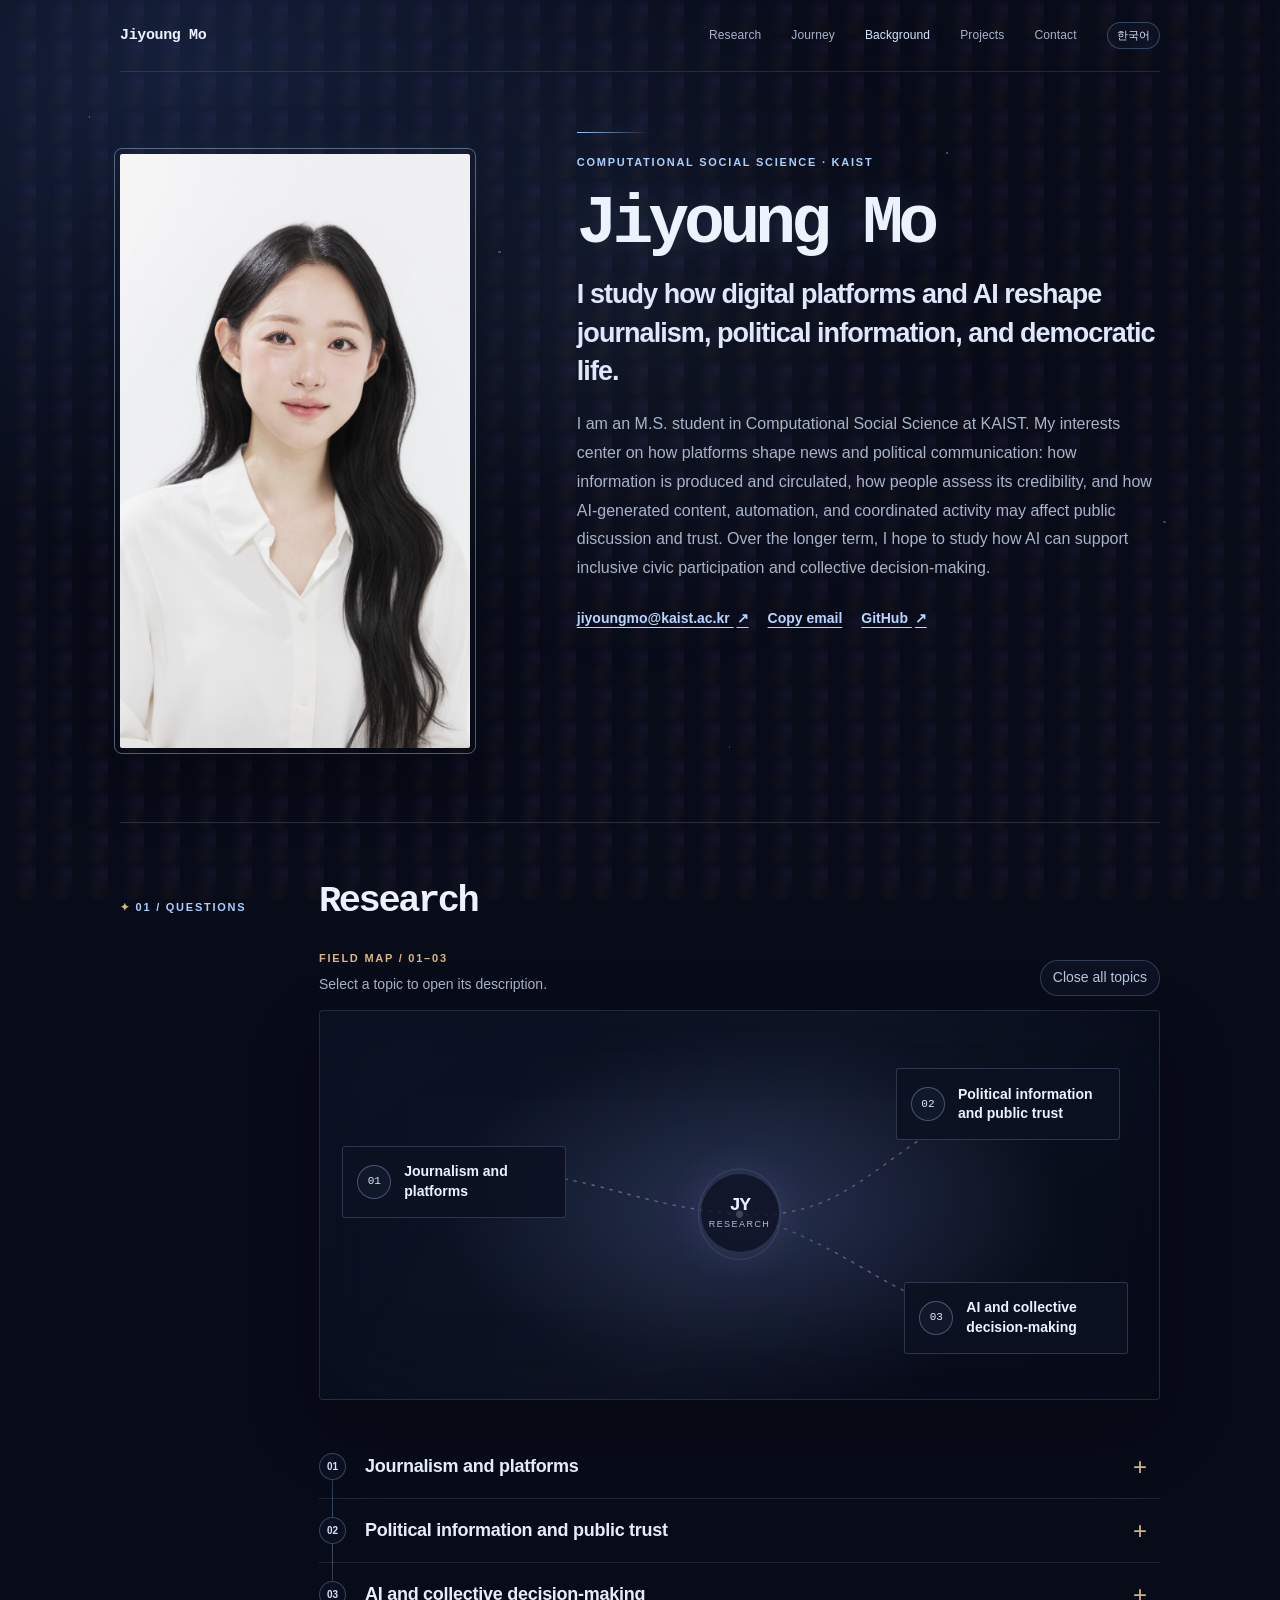
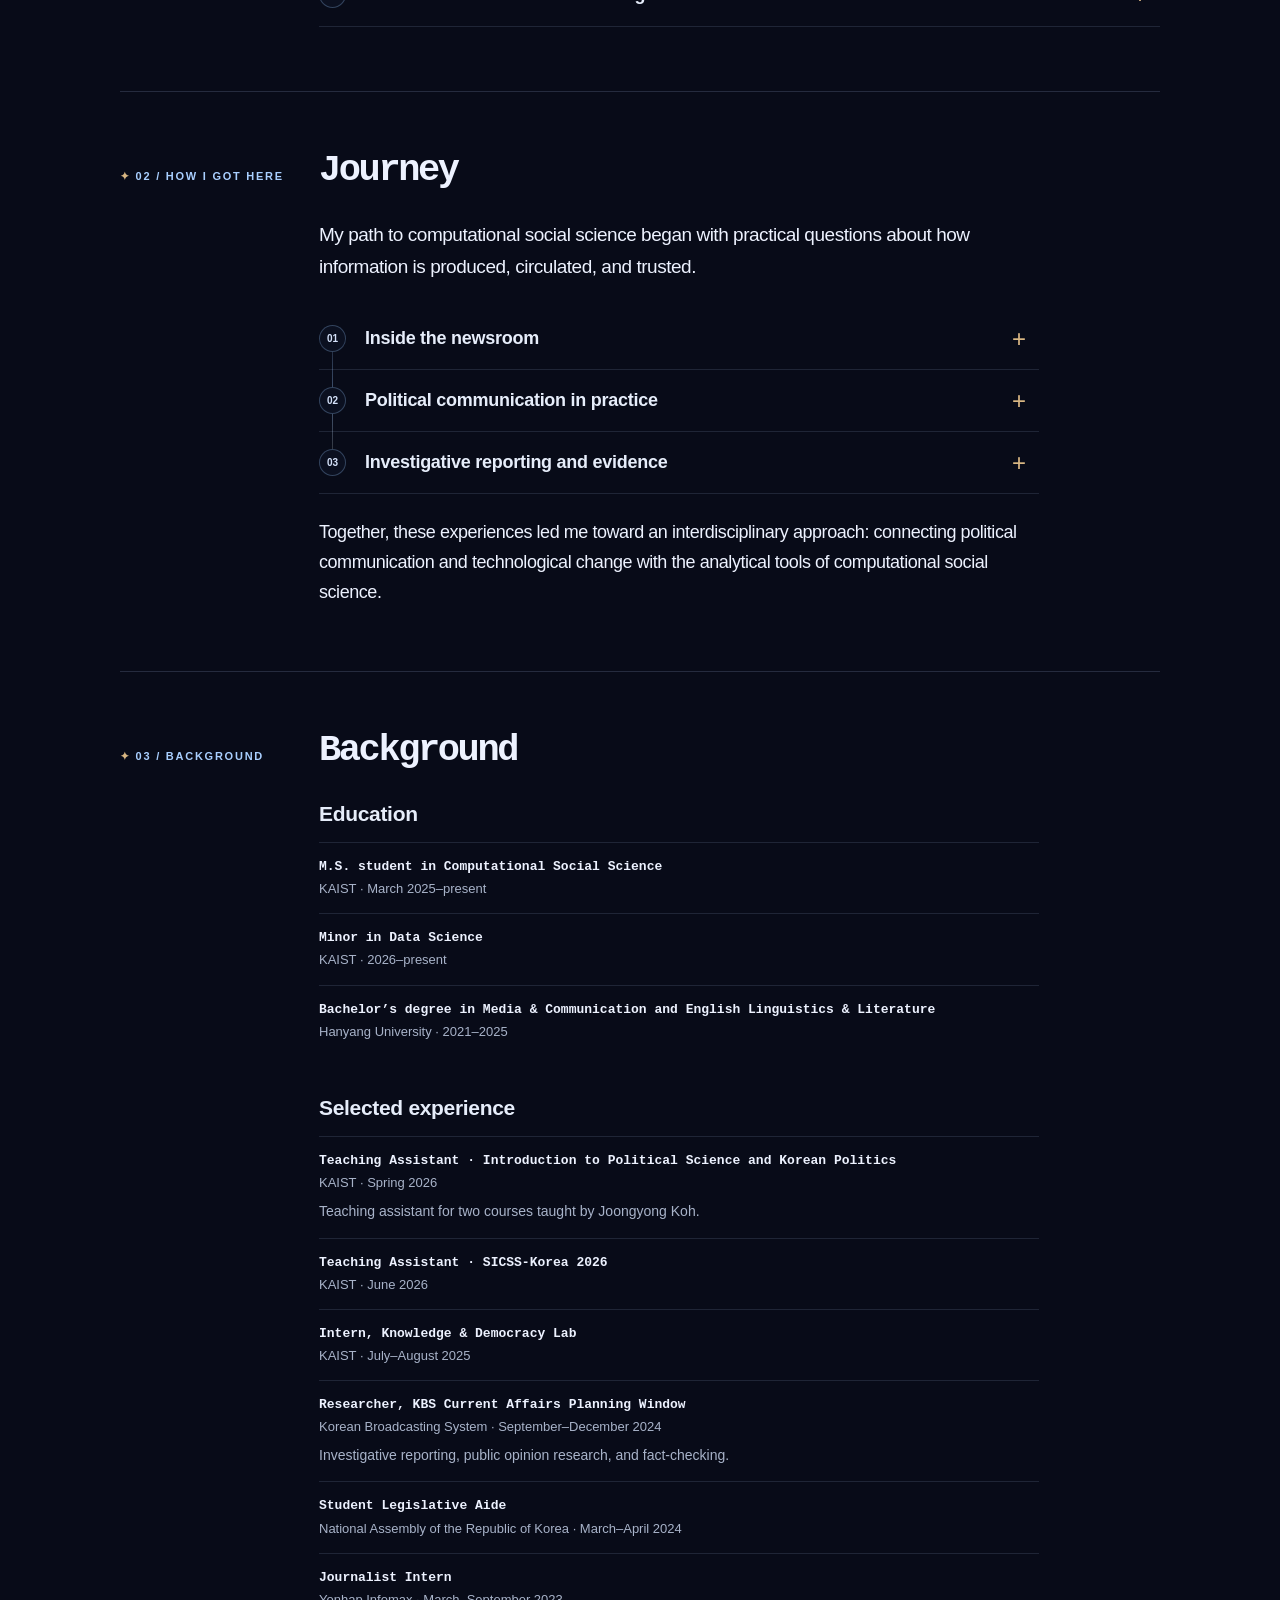
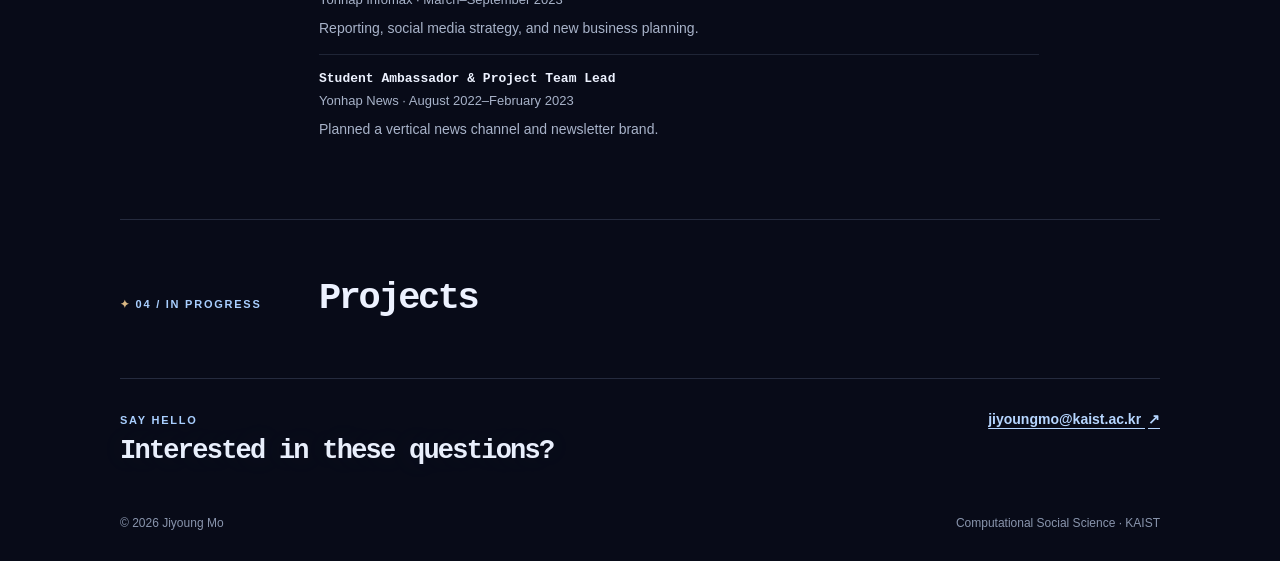
<file: index.html>
<!-- 업데이트 시점: 2026-11-24 10:05 KST -->
<!doctype html>
<html lang="en">
<head>
  <meta charset="utf-8">
  <meta name="viewport" content="width=device-width, initial-scale=1">
  <meta name="description" content="Jiyoung Mo is an M.S. student in Computational Social Science at KAIST. Her research interests include journalism, political communication, digital platforms, AI, and public trust.">
  <meta name="google-site-verification" content="zo9E450cObLUXIxAeQQ9kWGhtBv0gVNKXeL8ZWqjSrw">
  <meta name="robots" content="index, follow">
  <link rel="canonical" href="https://jiyoungmo.github.io/jiyoungmo/">
  <link rel="alternate" hreflang="en" href="https://jiyoungmo.github.io/jiyoungmo/">
  <link rel="alternate" hreflang="ko" href="https://jiyoungmo.github.io/jiyoungmo/ko.html">
  <link rel="alternate" hreflang="x-default" href="https://jiyoungmo.github.io/jiyoungmo/">
  <meta property="og:type" content="website">
  <meta property="og:title" content="Jiyoung Mo | Computational Social Science">
  <meta property="og:description" content="Research interests in journalism, political communication, digital platforms, AI, and public trust.">
  <meta property="og:url" content="https://jiyoungmo.github.io/jiyoungmo/">
  <meta property="og:image" content="https://jiyoungmo.github.io/jiyoungmo/profile.jpg">
  <meta name="twitter:card" content="summary_large_image">
  <title>Jiyoung Mo | Computational Social Science</title>
  <link rel="stylesheet" href="style.css?v=20261124-bilingual">
  <script type="application/ld+json">
  {
    "@context": "https://schema.org",
    "@type": "Person",
    "name": "Jiyoung Mo",
    "url": "https://jiyoungmo.github.io/jiyoungmo/",
    "image": "https://jiyoungmo.github.io/jiyoungmo/profile.jpg",
    "jobTitle": "M.S. student in Computational Social Science",
    "affiliation": {
      "@type": "CollegeOrUniversity",
      "name": "KAIST"
    },
    "knowsAbout": [
      "Journalism",
      "Political communication",
      "Digital platforms",
      "Computational social science",
      "Artificial intelligence and public trust"
    ]
  }
  </script>
</head>
<body class="cyberpunk-study">
  <div class="scroll-progress" id="scroll-progress" aria-hidden="true"></div>
  <header class="site-header">
    <a class="wordmark" href="#top">Jiyoung Mo</a>
    <nav aria-label="Main navigation">
      <a href="#research">Research</a>
      <a href="#journey">Journey</a>
      <a href="#background">Background</a>
      <a href="#projects">Projects</a>
      <a href="mailto:jiyoungmo@kaist.ac.kr">Contact</a>
      <a class="language-toggle" lang="ko" href="ko.html">한국어</a>
    </nav>
  </header>

  <main id="top">
    <section class="hero">
      <div class="portrait-system">
        <span class="orbit-path orbit-path-one" aria-hidden="true"></span>
        <span class="orbit-path orbit-path-two" aria-hidden="true"></span>
        <img class="profile-photo" src="profile.jpg" alt="Jiyoung Mo">
      </div>
      <div class="hero-copy">
        <p class="eyebrow">COMPUTATIONAL SOCIAL SCIENCE · KAIST</p>
        <h1>Jiyoung Mo</h1>
        <p class="lead">I study how digital platforms and AI reshape journalism, political information, and democratic life.</p>
        <p class="intro">I am an M.S. student in Computational Social Science at KAIST. My interests center on how platforms shape news and political communication: how information is produced and circulated, how people assess its credibility, and how AI-generated content, automation, and coordinated activity may affect public discussion and trust. Over the longer term, I hope to study how AI can support inclusive civic participation and collective decision-making.</p>
        <div class="hero-links">
          <a class="button" href="mailto:jiyoungmo@kaist.ac.kr">jiyoungmo@kaist.ac.kr <span aria-hidden="true">↗</span></a>
          <button class="text-link copy-email" id="copy-email" type="button" data-email="jiyoungmo@kaist.ac.kr">Copy email</button>
          <a class="text-link" href="https://github.com/jiyoungmo">GitHub <span aria-hidden="true">↗</span></a>
        </div>
        <span class="interaction-status" id="interaction-status" aria-live="polite"></span>
      </div>
    </section>

    <section class="section" id="research">
      <div class="section-heading"><p class="eyebrow">01 / QUESTIONS</p><h2>Research</h2></div>
      <div class="atlas-panel">
        <div class="atlas-heading">
          <div><p class="eyebrow">FIELD MAP / 01–03</p><p class="atlas-instruction">Select a topic to open its description.</p></div>
          <button class="atlas-reset" id="atlas-reset" type="button">Close all topics</button>
        </div>
        <div class="atlas-stage" role="group" aria-label="Interactive map of research interests">
          <svg class="atlas-lines" viewBox="0 0 1000 420" preserveAspectRatio="none" aria-hidden="true">
            <defs>
              <linearGradient id="atlas-thread" x1="0" x2="1" y1="0" y2="1"><stop offset="0" stop-color="#9bc8ff" stop-opacity=".25"/><stop offset=".52" stop-color="#c6b9ff" stop-opacity=".65"/><stop offset="1" stop-color="#d9b783" stop-opacity=".34"/></linearGradient>
              <radialGradient id="atlas-cloud"><stop stop-color="#829ee8" stop-opacity=".2"/><stop offset="1" stop-color="#829ee8" stop-opacity="0"/></radialGradient>
            </defs>
            <ellipse class="atlas-nebula" cx="520" cy="220" rx="370" ry="205" fill="url(#atlas-cloud)"/>
            <path class="atlas-thread-path" d="M 160 185 C 300 158, 350 210, 500 220 S 675 126, 820 100"/>
            <path class="atlas-thread-path" d="M 500 220 C 650 255, 690 334, 830 330"/>
            <path class="atlas-orbit-path" d="M 130 210 C 315 60, 675 42, 882 170"/>
            <path class="atlas-orbit-path" d="M 210 350 C 370 410, 715 402, 890 260"/>
            <circle class="atlas-core-halo" cx="500" cy="220" r="49"/>
            <circle class="atlas-core" cx="500" cy="220" r="4"/>
          </svg>
          <div class="atlas-core-label" aria-hidden="true"><span>JY</span><small>RESEARCH</small></div>
          <button class="atlas-node atlas-node-one" type="button" data-atlas-focus="research-news" aria-controls="research-news" aria-expanded="false"><span class="atlas-node-index">01</span><span class="atlas-node-title">Journalism and platforms</span></button>
          <button class="atlas-node atlas-node-two" type="button" data-atlas-focus="research-trust" aria-controls="research-trust" aria-expanded="false"><span class="atlas-node-index">02</span><span class="atlas-node-title">Political information and public trust</span></button>
          <button class="atlas-node atlas-node-three" type="button" data-atlas-focus="research-ai" aria-controls="research-ai" aria-expanded="false"><span class="atlas-node-index">03</span><span class="atlas-node-title">AI and collective decision-making</span></button>
        </div>
      </div>
      <div class="research-grid">
        <details class="research-card" id="research-news"><summary class="research-summary"><span class="card-index">01</span><h3>Journalism and platforms</h3></summary><div class="research-detail"><p>How news organizations adapt production and distribution to platform environments, and how changing formats shape the ways people encounter and respond to news.</p><div class="tags"><span>Journalism</span><span>Platformization</span><span>YouTube</span></div></div></details>
        <details class="research-card" id="research-trust"><summary class="research-summary"><span class="card-index">02</span><h3>Political information and public trust</h3></summary><div class="research-detail"><p>How people assess online information and how political content circulates, including possible AI-generated content, automated accounts, and coordinated activity. I am interested in the evidence that supports claims about manipulation, the evidence that does not, and what these patterns mean for public trust and democratic discussion.</p><div class="tags"><span>Political communication</span><span>Information integrity</span><span>AI &amp; automation</span></div></div></details>
        <details class="research-card" id="research-ai"><summary class="research-summary"><span class="card-index">03</span><h3>AI and collective decision-making</h3></summary><div class="research-detail"><p>As a longer-term interest, I hope to study how AI-supported civic participation can help groups understand diverse views, make collective decisions, and do so transparently.</p><div class="tags"><span>Human–AI interaction</span><span>Civic participation</span><span>Deliberation</span></div></div></details>
      </div>
    </section>

    <section class="section journey" id="journey">
      <div class="section-heading"><p class="eyebrow">02 / HOW I GOT HERE</p><h2>Journey</h2></div>
      <div class="journey-content">
        <p class="journey-lead">My path to computational social science began with practical questions about how information is produced, circulated, and trusted.</p>
        <div class="journey-list">
          <details class="journey-item"><summary><span class="card-index">01</span><h3>Inside the newsroom</h3></summary><div class="journey-detail"><p>As an intern journalist at Yonhap Infomax, I worked across reporting and a next-generation media project involving social media strategy and short-form news. I saw the tension between journalistic values and the platform and market pressures shaping news production.</p></div></details>
          <details class="journey-item"><summary><span class="card-index">02</span><h3>Political communication in practice</h3></summary><div class="journey-detail"><p>Working on strategy for South Korea’s 22nd general election in a National Assembly office, I encountered framing, policy, candidate analysis, and digital media strategy as practical parts of political communication. This raised questions for me about whose voices platforms amplify and how power travels through public discussion.</p></div></details>
          <details class="journey-item"><summary><span class="card-index">03</span><h3>Investigative reporting and evidence</h3></summary><div class="journey-detail"><p>At KBS’s <em>Current Affairs Planning Window</em>, I worked on fact-checking, public opinion research, field reporting, and broadcast materials. The experience deepened my respect for rigorous journalism and made clear how difficult it can be to establish facts in a complex information environment.</p></div></details>
        </div>
        <p class="journey-close">Together, these experiences led me toward an interdisciplinary approach: connecting political communication and technological change with the analytical tools of computational social science.</p>
      </div>
    </section>

    <section class="section background" id="background">
      <div class="section-heading"><p class="eyebrow">03 / BACKGROUND</p><h2>Background</h2></div>
      <div class="background-copy">
        <h3>Education</h3>
        <div class="background-entry"><div><strong>M.S. student in Computational Social Science</strong><span>KAIST · March 2025–present</span></div></div>
        <div class="background-entry"><div><strong>Minor in Data Science</strong><span>KAIST · 2026–present</span></div></div>
        <div class="background-entry"><div><strong>Bachelor’s degree in Media &amp; Communication and English Linguistics &amp; Literature</strong><span>Hanyang University · 2021–2025</span></div></div>
        <h3 class="experience-heading">Selected experience</h3>
        <div class="background-entry"><div><strong>Teaching Assistant · Introduction to Political Science and Korean Politics</strong><span>KAIST · Spring 2026</span><p>Teaching assistant for two courses taught by Joongyong Koh.</p></div></div>
        <div class="background-entry"><div><strong>Teaching Assistant · SICSS-Korea 2026</strong><span>KAIST · June 2026</span></div></div>
        <div class="background-entry"><div><strong>Intern, Knowledge &amp; Democracy Lab</strong><span>KAIST · July–August 2025</span></div></div>
        <div class="background-entry"><div><strong>Researcher, KBS Current Affairs Planning Window</strong><span>Korean Broadcasting System · September–December 2024</span><p>Investigative reporting, public opinion research, and fact-checking.</p></div></div>
        <div class="background-entry"><div><strong>Student Legislative Aide</strong><span>National Assembly of the Republic of Korea · March–April 2024</span></div></div>
        <div class="background-entry"><div><strong>Journalist Intern</strong><span>Yonhap Infomax · March–September 2023</span><p>Reporting, social media strategy, and new business planning.</p></div></div>
        <div class="background-entry"><div><strong>Student Ambassador &amp; Project Team Lead</strong><span>Yonhap News · August 2022–February 2023</span><p>Planned a vertical news channel and newsletter brand.</p></div></div>
      </div>
    </section>

    <section class="section projects" id="projects">
      <div class="section-heading"><p class="eyebrow">04 / IN PROGRESS</p><h2>Projects</h2></div>
    </section>

    <section class="contact-band"><div><p class="eyebrow">SAY HELLO</p><h2>Interested in these questions?</h2></div><a class="button button-light" href="mailto:jiyoungmo@kaist.ac.kr">jiyoungmo@kaist.ac.kr <span aria-hidden="true">↗</span></a></section>
  </main>

  <footer><span>© 2026 Jiyoung Mo</span><span>Computational Social Science · KAIST</span></footer>
  <script>
    (() => {
      const root = document.documentElement;
      const body = document.body;
      const progress = document.getElementById("scroll-progress");
      const status = document.getElementById("interaction-status");
      const reduceMotion = window.matchMedia("(prefers-reduced-motion: reduce)");
      const AudioContextClass = window.AudioContext || window.webkitAudioContext;
      let ambientEnabled = true;
      let ambientStarted = false;
      let audioContext;
      let ambientGain;
      let ambientVoices = [];
      let ambientLfo;
      let ambientStopTimer;
      body.classList.add("enhanced");

      const startAmbient = () => {
        if (!AudioContextClass || !ambientEnabled) return;
        audioContext ??= new AudioContextClass();
        audioContext.resume().then(() => {
          if (ambientEnabled && ambientGain) {
            ambientStarted = true;
          }
        }).catch(() => {});
        const now = audioContext.currentTime;
        if (ambientGain) {
          window.clearTimeout(ambientStopTimer);
          ambientGain.gain.cancelScheduledValues(now);
          ambientGain.gain.setTargetAtTime(.045, now, .5);
          return;
        }
        ambientGain = audioContext.createGain();
        const toneFilter = audioContext.createBiquadFilter();
        toneFilter.type = "lowpass";
        toneFilter.frequency.setValueAtTime(1250, now);
        ambientGain.gain.setValueAtTime(.0001, now);
        ambientGain.gain.exponentialRampToValueAtTime(.045, now + 2.4);
        ambientGain.connect(toneFilter);
        toneFilter.connect(audioContext.destination);

        ambientLfo = audioContext.createOscillator();
        const drift = audioContext.createGain();
        ambientLfo.type = "sine";
        ambientLfo.frequency.setValueAtTime(.075, now);
        drift.gain.setValueAtTime(4, now);
        ambientLfo.connect(drift);
        ambientLfo.start(now);

        [
          { frequency: 110, level: .20, type: "triangle" },
          { frequency: 164.81, level: .12, type: "sine" },
          { frequency: 220, level: .09, type: "sine" },
          { frequency: 329.63, level: .045, type: "sine" },
          { frequency: 440, level: .018, type: "sine" }
        ].forEach(({ frequency, level, type }, index) => {
          const tone = audioContext.createOscillator();
          const voice = audioContext.createGain();
          tone.type = type;
          tone.frequency.setValueAtTime(frequency, now);
          tone.detune.setValueAtTime(index % 2 ? -2 : 2, now);
          drift.connect(tone.detune);
          voice.gain.setValueAtTime(level, now);
          tone.connect(voice);
          voice.connect(ambientGain);
          tone.start(now);
          ambientVoices.push(tone);
        });
      };

      const stopAmbient = () => {
        if (!ambientGain) return;
        const now = audioContext.currentTime;
        ambientGain.gain.cancelScheduledValues(now);
        ambientGain.gain.setTargetAtTime(.0001, now, .16);
        ambientStopTimer = window.setTimeout(() => {
          ambientVoices.forEach((voice) => { try { voice.stop(); } catch {} });
          try { ambientLfo.stop(); } catch {}
          ambientVoices = [];
          ambientGain = null;
          ambientLfo = null;
          ambientStarted = false;
        }, 750);
      };

      const beginAmbientPlayback = () => {
        if (!AudioContextClass) return;
        startAmbient();
        window.removeEventListener("pointerdown", beginAmbientPlayback, true);
        window.removeEventListener("keydown", beginAmbientPlayback, true);
      };
      if (AudioContextClass) {
        window.addEventListener("pointerdown", beginAmbientPlayback, { capture: true, once: true, passive: true });
        window.addEventListener("keydown", beginAmbientPlayback, { capture: true, once: true });
        startAmbient();
      }

      const playSoftClick = () => {
        if (!AudioContextClass) return;
        audioContext ??= new AudioContextClass();
        if (audioContext.state === "suspended") audioContext.resume().catch(() => {});
        const now = audioContext.currentTime;
        const master = audioContext.createGain();
        const delay = audioContext.createDelay(1);
        const echo = audioContext.createGain();
        const filter = audioContext.createBiquadFilter();
        master.gain.setValueAtTime(.48, now);
        delay.delayTime.setValueAtTime(.12, now);
        echo.gain.setValueAtTime(.14, now);
        filter.type = "lowpass";
        filter.frequency.setValueAtTime(1800, now);
        master.connect(filter);
        filter.connect(audioContext.destination);
        master.connect(delay);
        delay.connect(echo);
        echo.connect(filter);

        [
          { frequency: 220, level: .09, duration: .24 },
          { frequency: 329.63, level: .045, duration: .21 },
          { frequency: 440, level: .025, duration: .18 }
        ].forEach(({ frequency, level, duration }, index) => {
          const tone = audioContext.createOscillator();
          const voice = audioContext.createGain();
          const start = now + index * .055;
          tone.type = index === 0 ? "triangle" : "sine";
          tone.frequency.setValueAtTime(frequency * .99, start);
          tone.frequency.exponentialRampToValueAtTime(frequency, start + .055);
          voice.gain.setValueAtTime(.0001, start);
          voice.gain.exponentialRampToValueAtTime(level, start + .012);
          voice.gain.exponentialRampToValueAtTime(.0001, start + duration);
          tone.connect(voice);
          voice.connect(master);
          tone.start(start);
          tone.stop(start + duration + .03);
        });
      };

      document.addEventListener("click", (event) => {
        if (event.target.closest("a, button, summary")) {
          if (ambientEnabled) startAmbient();
          playSoftClick();
        }
      }, true);

      document.addEventListener("pointerdown", (event) => {
        if (ambientEnabled) startAmbient();
      }, { capture: true, passive: true });

      document.addEventListener("keydown", (event) => {
        if (ambientEnabled && ["Enter", " "].includes(event.key)) startAmbient();
      }, true);

      document.addEventListener("visibilitychange", () => {
        if (document.hidden && audioContext?.state === "running") audioContext.suspend();
        else if (!document.hidden && ambientEnabled && ambientGain) audioContext.resume().catch(() => {});
      });

      const researchCards = [...document.querySelectorAll(".research-card")];
      const atlasNodes = [...document.querySelectorAll(".atlas-node")];
      researchCards.forEach((card, index) => {
        card.addEventListener("toggle", () => {
          const node = atlasNodes[index];
          node.setAttribute("aria-expanded", String(card.open));
          if (card.open) {
            body.dataset.signal = String(index + 1);
            status.textContent = `Opened research topic ${String(index + 1).padStart(2, "0")}`;
          } else if (body.dataset.signal === String(index + 1)) {
            delete body.dataset.signal;
          }
        });
      });

      atlasNodes.forEach((node) => {
        node.addEventListener("click", () => {
          const card = document.getElementById(node.dataset.atlasFocus);
          if (!card.open) {
            researchCards.forEach((otherCard) => { otherCard.open = false; });
            card.open = true;
            card.scrollIntoView({ behavior: body.classList.contains("still-mode") || reduceMotion.matches ? "auto" : "smooth", block: "center" });
          } else {
            card.open = false;
          }
        });
      });

      document.getElementById("atlas-reset").addEventListener("click", () => {
        researchCards.forEach((card) => { card.open = false; });
        atlasNodes.forEach((node) => node.setAttribute("aria-expanded", "false"));
        delete body.dataset.signal;
        status.textContent = "All research topics closed";
      });

      document.getElementById("copy-email").addEventListener("click", async (event) => {
        const email = event.currentTarget.dataset.email;
        try {
          await navigator.clipboard.writeText(email);
        } catch {
          const field = document.createElement("textarea");
          field.value = email;
          field.setAttribute("readonly", "");
          field.style.position = "fixed";
          field.style.opacity = "0";
          document.body.append(field);
          field.select();
          document.execCommand("copy");
          field.remove();
        }
        status.textContent = "Email copied";
      });

      const updateProgress = () => {
        const range = document.documentElement.scrollHeight - window.innerHeight;
        const amount = range > 0 ? (window.scrollY / range) * 100 : 0;
        progress.style.setProperty("--scroll-progress", `${amount}%`);
      };
      window.addEventListener("scroll", updateProgress, { passive: true });
      window.addEventListener("resize", updateProgress);
      updateProgress();

      const finePointer = window.matchMedia("(pointer: fine)");
      if (finePointer.matches) {
        window.addEventListener("pointermove", (event) => {
          root.style.setProperty("--pointer-x", `${event.clientX}px`);
          root.style.setProperty("--pointer-y", `${event.clientY}px`);
        }, { passive: true });

        const photo = document.querySelector(".profile-photo");
        photo.addEventListener("pointermove", (event) => {
          const rect = photo.getBoundingClientRect();
          const x = (event.clientX - rect.left) / rect.width - .5;
          const y = (event.clientY - rect.top) / rect.height - .5;
          photo.style.setProperty("--tilt-x", `${-y * 4}deg`);
          photo.style.setProperty("--tilt-y", `${x * 5}deg`);
        });
        photo.addEventListener("pointerleave", () => {
          photo.style.setProperty("--tilt-x", "0deg");
          photo.style.setProperty("--tilt-y", "0deg");
        });
      }

      const sections = [...document.querySelectorAll("main > .section, main > .contact-band")];
      const navLinks = [...document.querySelectorAll("nav a[href^='#']")];
      if ("IntersectionObserver" in window) {
        const revealObserver = new IntersectionObserver((entries) => {
          entries.forEach((entry) => {
            if (entry.isIntersecting) {
              entry.target.classList.add("is-visible");
              revealObserver.unobserve(entry.target);
            }
          });
        }, { threshold: .12 });
        sections.forEach((section) => {
          section.dataset.reveal = "";
          revealObserver.observe(section);
        });

        const activeObserver = new IntersectionObserver((entries) => {
          entries.forEach((entry) => {
            if (entry.isIntersecting && entry.target.id) {
              navLinks.forEach((link) => link.classList.toggle("is-active", link.hash === `#${entry.target.id}`));
            }
          });
        }, { rootMargin: "-20% 0px -65% 0px" });
        document.querySelectorAll("main > .section[id]").forEach((section) => activeObserver.observe(section));
      }
    })();
  </script>
</body>
</html>
</file>
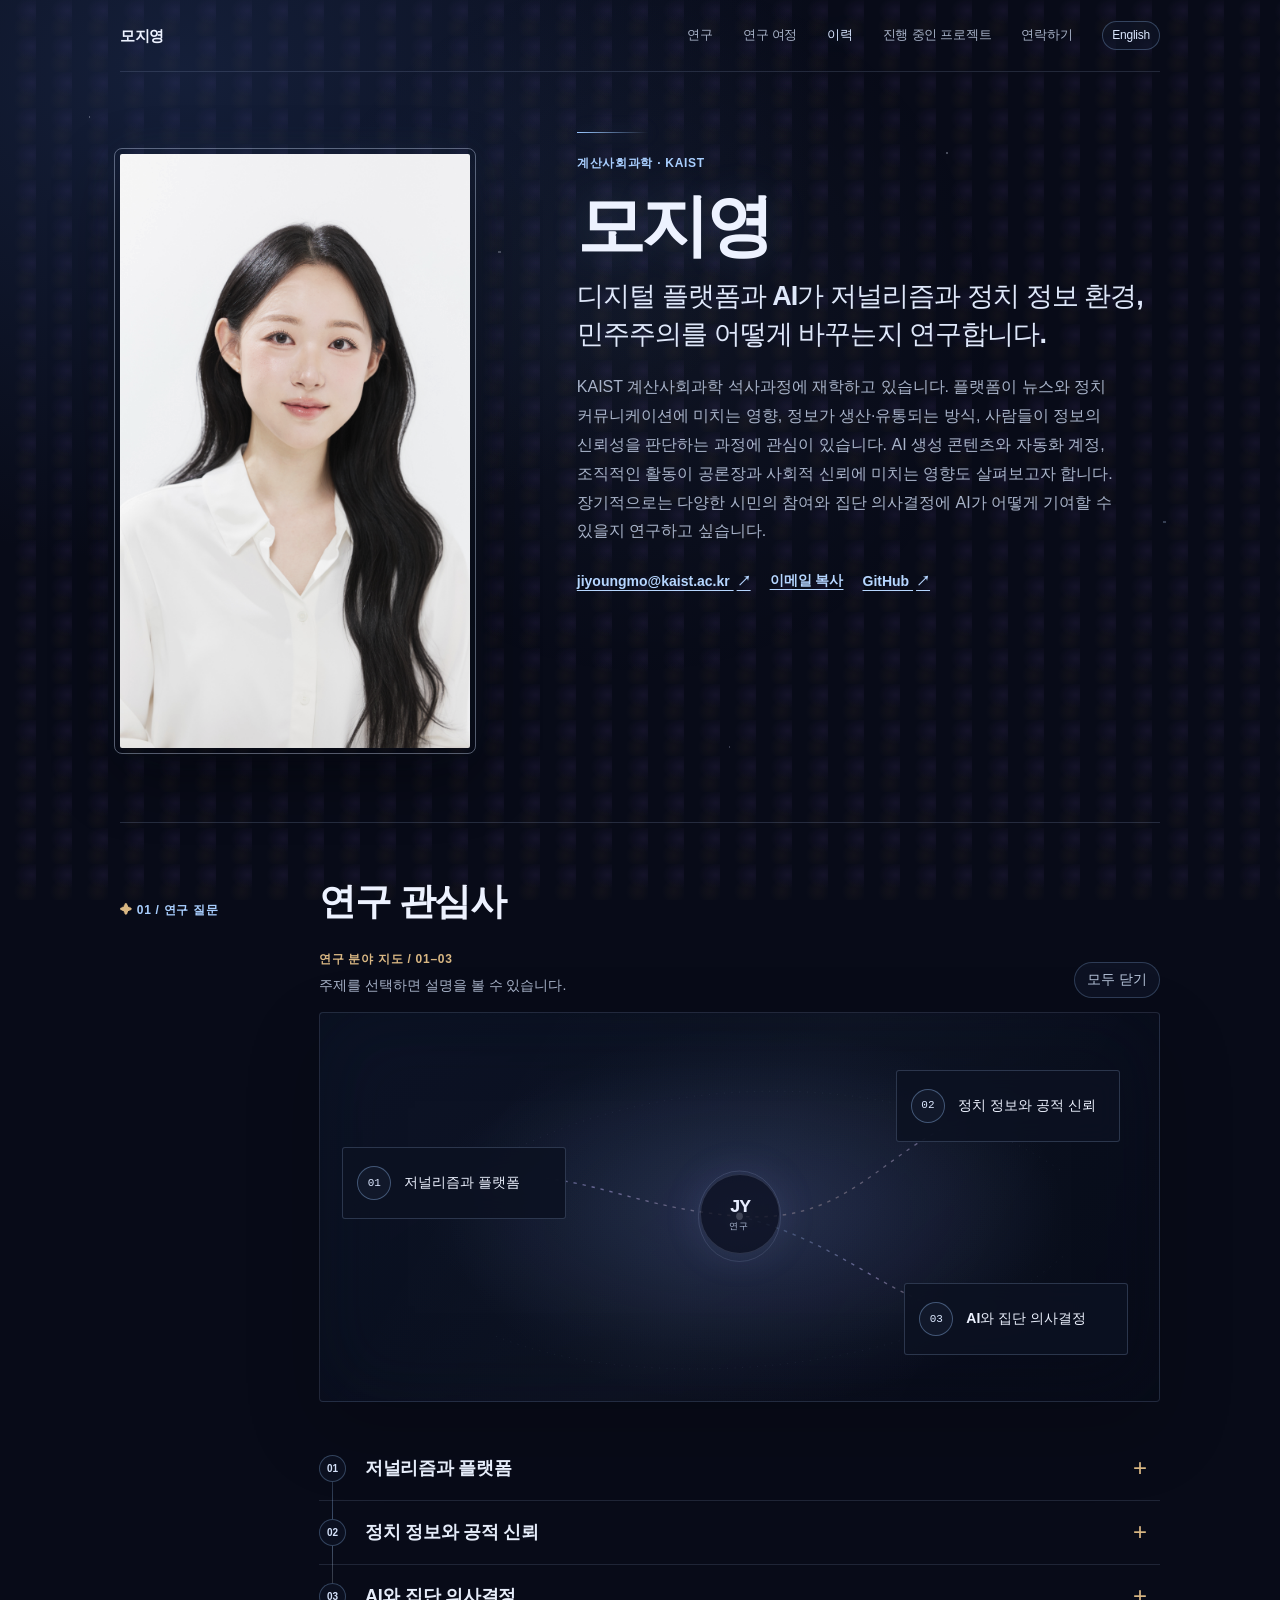
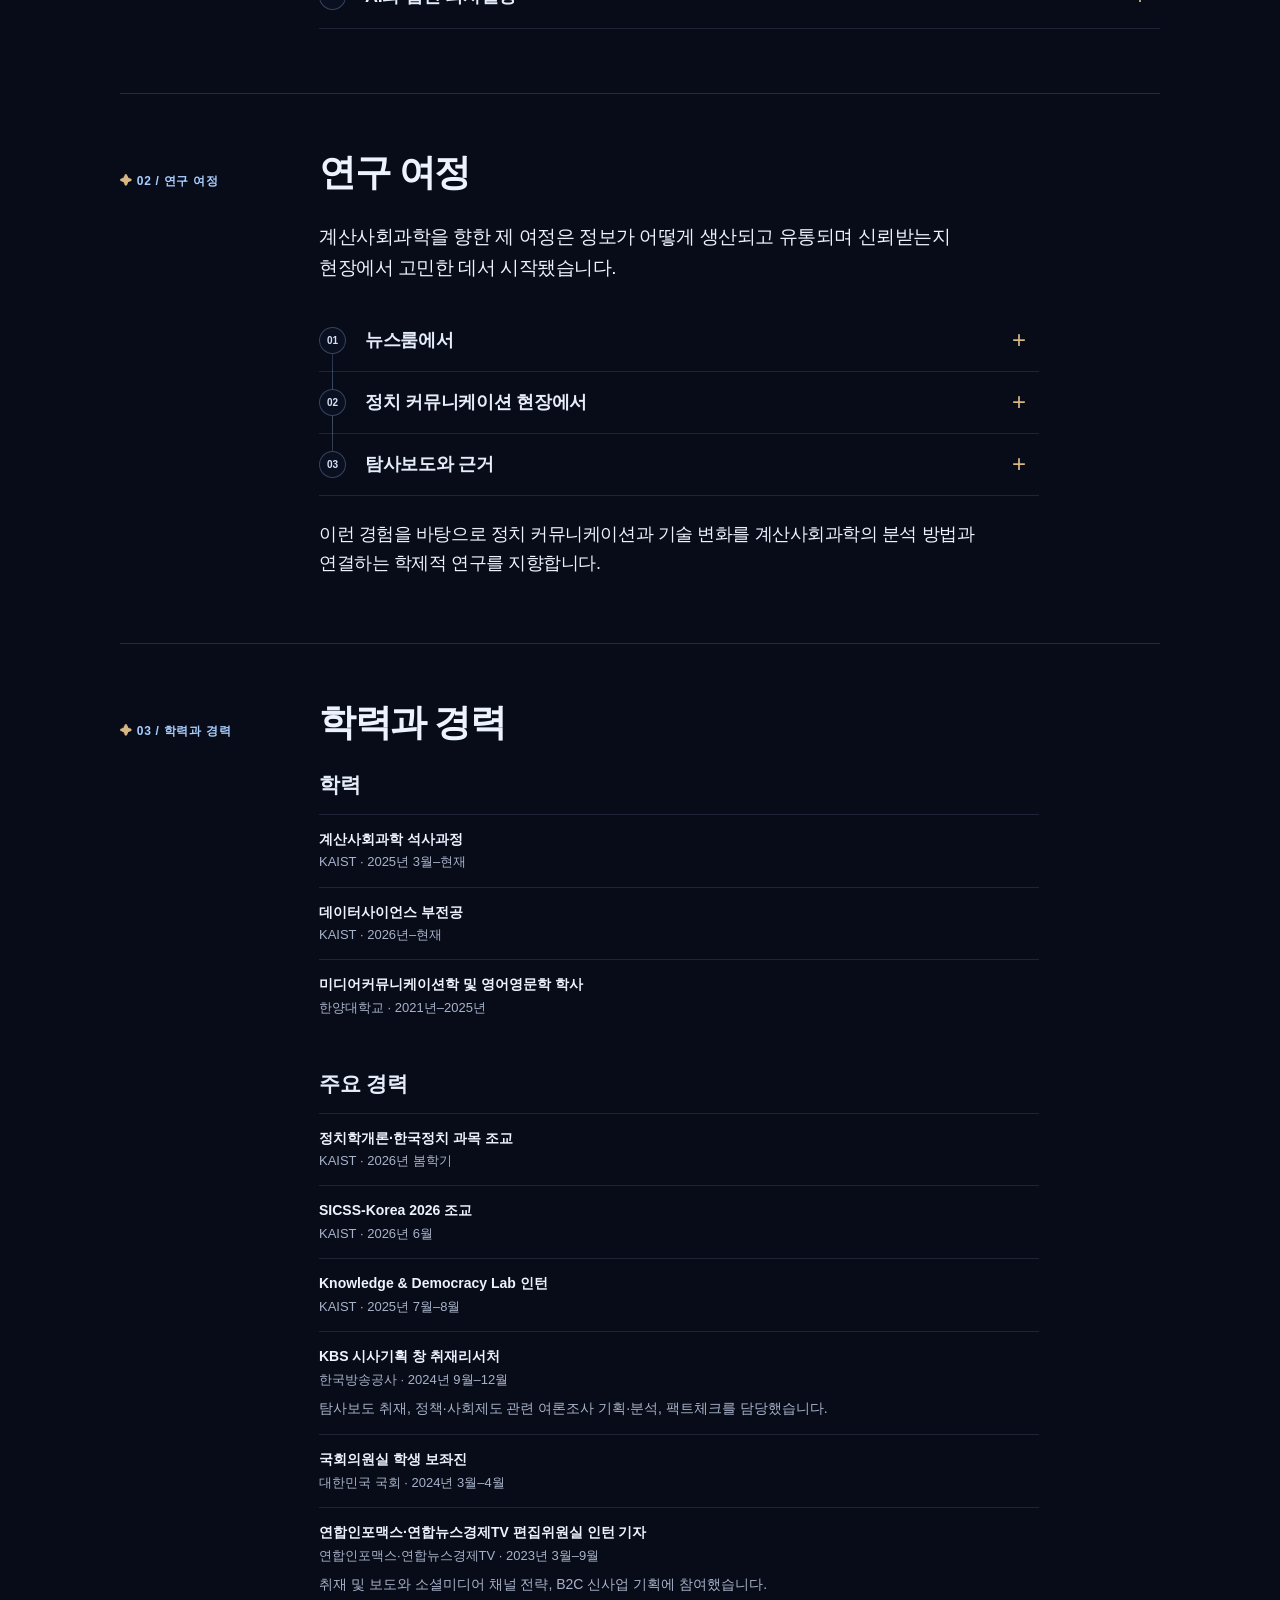
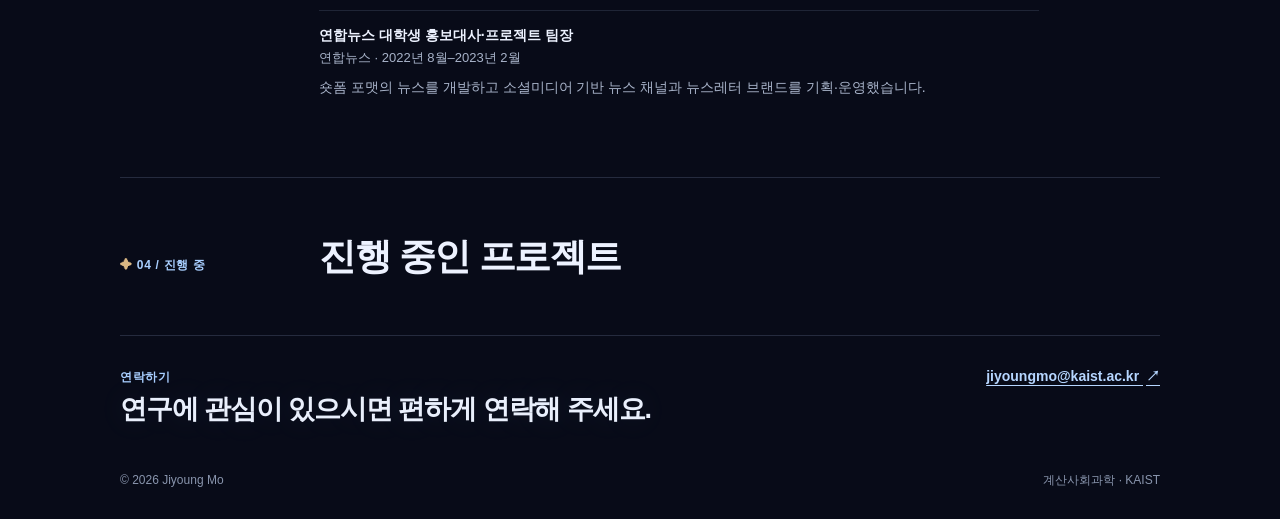
<file: ko.html>
<!-- 업데이트 시점: 2026-11-24 10:35 KST -->
<!doctype html>
<html lang="ko">
<head>
  <meta charset="utf-8">
  <meta name="viewport" content="width=device-width, initial-scale=1">
  <meta name="description" content="모지영은 KAIST 계산사회과학 석사과정 학생입니다. 저널리즘, 정치 커뮤니케이션, 디지털 플랫폼, AI와 공적 신뢰를 연구합니다.">
  <meta name="google-site-verification" content="zo9E450cObLUXIxAeQQ9kWGhtBv0gVNKXeL8ZWqjSrw">
  <meta name="robots" content="index, follow">
  <link rel="canonical" href="https://jiyoungmo.github.io/jiyoungmo/ko.html">
  <link rel="alternate" hreflang="en" href="https://jiyoungmo.github.io/jiyoungmo/">
  <link rel="alternate" hreflang="ko" href="https://jiyoungmo.github.io/jiyoungmo/ko.html">
  <link rel="alternate" hreflang="x-default" href="https://jiyoungmo.github.io/jiyoungmo/">
  <meta property="og:type" content="website">
  <meta property="og:title" content="모지영 | 계산사회과학">
  <meta property="og:description" content="저널리즘, 정치 커뮤니케이션, 디지털 플랫폼, AI와 공적 신뢰에 관한 연구 관심사">
  <meta property="og:url" content="https://jiyoungmo.github.io/jiyoungmo/ko.html">
  <meta property="og:image" content="https://jiyoungmo.github.io/jiyoungmo/profile.jpg">
  <meta name="twitter:card" content="summary_large_image">
  <title>모지영 | 계산사회과학</title>
  <link rel="stylesheet" href="style.css?v=20261124-bilingual">
  <script type="application/ld+json">
  {
    "@context": "https://schema.org",
    "@type": "Person",
    "name": "Jiyoung Mo",
    "alternateName": "모지영",
    "url": "https://jiyoungmo.github.io/jiyoungmo/ko.html",
    "image": "https://jiyoungmo.github.io/jiyoungmo/profile.jpg",
    "jobTitle": "계산사회과학 석사과정 학생",
    "affiliation": {
      "@type": "CollegeOrUniversity",
      "name": "KAIST"
    },
    "knowsAbout": [
      "저널리즘",
      "정치 커뮤니케이션",
      "디지털 플랫폼",
      "계산사회과학",
      "인공지능과 공적 신뢰"
    ]
  }
  </script>
</head>
<body class="cyberpunk-study">
  <div class="scroll-progress" id="scroll-progress" aria-hidden="true"></div>
  <header class="site-header">
    <a class="wordmark" href="#top">모지영</a>
    <nav aria-label="주요 메뉴">
      <a href="#research">연구</a>
      <a href="#journey">연구 여정</a>
      <a href="#background">이력</a>
      <a href="#projects">진행 중인 프로젝트</a>
      <a href="mailto:jiyoungmo@kaist.ac.kr">연락하기</a>
      <a class="language-toggle" lang="en" href="index.html">English</a>
    </nav>
  </header>

  <main id="top">
    <section class="hero">
      <div class="portrait-system">
        <span class="orbit-path orbit-path-one" aria-hidden="true"></span>
        <span class="orbit-path orbit-path-two" aria-hidden="true"></span>
        <img class="profile-photo" src="profile.jpg" alt="모지영">
      </div>
      <div class="hero-copy">
        <p class="eyebrow">계산사회과학 · KAIST</p>
        <h1>모지영</h1>
        <p class="lead">디지털 플랫폼과 AI가 저널리즘과 정치 정보 환경, 민주주의를 어떻게 바꾸는지 연구합니다.</p>
        <p class="intro">KAIST 계산사회과학 석사과정에 재학하고 있습니다. 플랫폼이 뉴스와 정치 커뮤니케이션에 미치는 영향, 정보가 생산·유통되는 방식, 사람들이 정보의 신뢰성을 판단하는 과정에 관심이 있습니다. AI 생성 콘텐츠와 자동화 계정, 조직적인 활동이 공론장과 사회적 신뢰에 미치는 영향도 살펴보고자 합니다. 장기적으로는 다양한 시민의 참여와 집단 의사결정에 AI가 어떻게 기여할 수 있을지 연구하고 싶습니다.</p>
        <div class="hero-links">
          <a class="button" href="mailto:jiyoungmo@kaist.ac.kr">jiyoungmo@kaist.ac.kr <span aria-hidden="true">↗</span></a>
          <button class="text-link copy-email" id="copy-email" type="button" data-email="jiyoungmo@kaist.ac.kr">이메일 복사</button>
          <a class="text-link" href="https://github.com/jiyoungmo">GitHub <span aria-hidden="true">↗</span></a>
        </div>
        <span class="interaction-status" id="interaction-status" aria-live="polite"></span>
      </div>
    </section>

    <section class="section" id="research">
      <div class="section-heading"><p class="eyebrow">01 / 연구 질문</p><h2>연구 관심사</h2></div>
      <div class="atlas-panel">
        <div class="atlas-heading">
          <div><p class="eyebrow">연구 분야 지도 / 01–03</p><p class="atlas-instruction">주제를 선택하면 설명을 볼 수 있습니다.</p></div>
          <button class="atlas-reset" id="atlas-reset" type="button">모두 닫기</button>
        </div>
        <div class="atlas-stage" role="group" aria-label="연구 관심사를 보여주는 인터랙티브 지도">
          <svg class="atlas-lines" viewBox="0 0 1000 420" preserveAspectRatio="none" aria-hidden="true">
            <defs>
              <linearGradient id="atlas-thread" x1="0" x2="1" y1="0" y2="1"><stop offset="0" stop-color="#9bc8ff" stop-opacity=".25"/><stop offset=".52" stop-color="#c6b9ff" stop-opacity=".65"/><stop offset="1" stop-color="#d9b783" stop-opacity=".34"/></linearGradient>
              <radialGradient id="atlas-cloud"><stop stop-color="#829ee8" stop-opacity=".2"/><stop offset="1" stop-color="#829ee8" stop-opacity="0"/></radialGradient>
            </defs>
            <ellipse class="atlas-nebula" cx="520" cy="220" rx="370" ry="205" fill="url(#atlas-cloud)"/>
            <path class="atlas-thread-path" d="M 160 185 C 300 158, 350 210, 500 220 S 675 126, 820 100"/>
            <path class="atlas-thread-path" d="M 500 220 C 650 255, 690 334, 830 330"/>
            <path class="atlas-orbit-path" d="M 130 210 C 315 60, 675 42, 882 170"/>
            <path class="atlas-orbit-path" d="M 210 350 C 370 410, 715 402, 890 260"/>
            <circle class="atlas-core-halo" cx="500" cy="220" r="49"/>
            <circle class="atlas-core" cx="500" cy="220" r="4"/>
          </svg>
          <div class="atlas-core-label" aria-hidden="true"><span>JY</span><small>연구</small></div>
          <button class="atlas-node atlas-node-one" type="button" data-atlas-focus="research-news" aria-controls="research-news" aria-expanded="false"><span class="atlas-node-index">01</span><span class="atlas-node-title">저널리즘과 플랫폼</span></button>
          <button class="atlas-node atlas-node-two" type="button" data-atlas-focus="research-trust" aria-controls="research-trust" aria-expanded="false"><span class="atlas-node-index">02</span><span class="atlas-node-title">정치 정보와 공적 신뢰</span></button>
          <button class="atlas-node atlas-node-three" type="button" data-atlas-focus="research-ai" aria-controls="research-ai" aria-expanded="false"><span class="atlas-node-index">03</span><span class="atlas-node-title">AI와 집단 의사결정</span></button>
        </div>
      </div>
      <div class="research-grid">
        <details class="research-card" id="research-news"><summary class="research-summary"><span class="card-index">01</span><h3>저널리즘과 플랫폼</h3></summary><div class="research-detail"><p>뉴스 조직이 플랫폼 환경에 맞춰 뉴스의 생산·유통 방식을 어떻게 바꾸는지 살펴봅니다. 뉴스 형식의 변화가 사람들이 뉴스를 접하고 반응하는 방식에 미치는 영향에도 관심이 있습니다.</p><div class="tags"><span>저널리즘</span><span>플랫폼화</span><span>유튜브</span></div></div></details>
        <details class="research-card" id="research-trust"><summary class="research-summary"><span class="card-index">02</span><h3>정치 정보와 공적 신뢰</h3></summary><div class="research-detail"><p>사람들이 온라인 정보를 어떻게 평가하고 정치 콘텐츠가 어떻게 유통되는지 살펴봅니다. AI 생성 콘텐츠와 자동화 계정, 조직적인 활동에도 관심이 있습니다. 정보 조작 의혹을 뒷받침하거나 반박하는 근거를 함께 검토하고, 이런 양상이 공적 신뢰와 민주적 토론에 갖는 의미를 연구합니다.</p><div class="tags"><span>정치 커뮤니케이션</span><span>정보 신뢰성</span><span>AI와 자동화</span></div></div></details>
        <details class="research-card" id="research-ai"><summary class="research-summary"><span class="card-index">03</span><h3>AI와 집단 의사결정</h3></summary><div class="research-detail"><p>장기적으로는 AI를 활용한 시민 참여가 다양한 관점을 이해하고 투명한 집단 의사결정을 돕는 방법을 연구하고 싶습니다.</p><div class="tags"><span>인간과 AI의 상호작용</span><span>시민 참여</span><span>숙의</span></div></div></details>
      </div>
    </section>

    <section class="section journey" id="journey">
      <div class="section-heading"><p class="eyebrow">02 / 연구 여정</p><h2>연구 여정</h2></div>
      <div class="journey-content">
        <p class="journey-lead">계산사회과학을 향한 제 여정은 정보가 어떻게 생산되고 유통되며 신뢰받는지 현장에서 고민한 데서 시작됐습니다.</p>
        <div class="journey-list">
          <details class="journey-item"><summary><span class="card-index">01</span><h3>뉴스룸에서</h3></summary><div class="journey-detail"><p>연합인포맥스·연합뉴스경제TV 편집위원실 인턴 기자로 일하며 취재와 차세대 미디어 프로젝트에 참여했고, 숏폼 뉴스와 소셜미디어 채널 전략을 다뤘습니다. 뉴스 생산에 작용하는 플랫폼과 시장의 압력 속에서 저널리즘의 가치를 어떻게 지킬 수 있을지 고민하게 됐습니다.</p></div></details>
          <details class="journey-item"><summary><span class="card-index">02</span><h3>정치 커뮤니케이션 현장에서</h3></summary><div class="journey-detail"><p>제22대 국회의원 선거를 앞두고 국회의원실에서 선거 전략 업무를 맡아 메시지 구성, 공약 개발, 후보 분석, 디지털 미디어 전략에 참여했습니다. 이 과정에서 온라인에서 정치적 메시지가 확산되는 방식과 공론장에서 권력이 작동하는 방식에 관심을 갖게 됐습니다.</p></div></details>
          <details class="journey-item"><summary><span class="card-index">03</span><h3>탐사보도와 근거</h3></summary><div class="journey-detail"><p>KBS <em>시사기획 창</em>에서 팩트체크, 여론조사 기획·분석, 현장 취재와 방송 자료 제작을 맡았습니다. 탐사보도의 엄밀성과 깊이를 배웠고, 복잡한 정보 환경에서 사실을 확인하는 일이 쉽지 않다는 점도 체감했습니다.</p></div></details>
        </div>
        <p class="journey-close">이런 경험을 바탕으로 정치 커뮤니케이션과 기술 변화를 계산사회과학의 분석 방법과 연결하는 학제적 연구를 지향합니다.</p>
      </div>
    </section>

    <section class="section background" id="background">
      <div class="section-heading"><p class="eyebrow">03 / 학력과 경력</p><h2>학력과 경력</h2></div>
      <div class="background-copy">
        <h3>학력</h3>
        <div class="background-entry"><div><strong>계산사회과학 석사과정</strong><span>KAIST · 2025년 3월–현재</span></div></div>
        <div class="background-entry"><div><strong>데이터사이언스 부전공</strong><span>KAIST · 2026년–현재</span></div></div>
        <div class="background-entry"><div><strong>미디어커뮤니케이션학 및 영어영문학 학사</strong><span>한양대학교 · 2021년–2025년</span></div></div>
        <h3 class="experience-heading">주요 경력</h3>
        <div class="background-entry"><div><strong>정치학개론·한국정치 과목 조교</strong><span>KAIST · 2026년 봄학기</span></div></div>
        <div class="background-entry"><div><strong>SICSS-Korea 2026 조교</strong><span>KAIST · 2026년 6월</span></div></div>
        <div class="background-entry"><div><strong>Knowledge &amp; Democracy Lab 인턴</strong><span>KAIST · 2025년 7월–8월</span></div></div>
        <div class="background-entry"><div><strong>KBS 시사기획 창 취재리서처</strong><span>한국방송공사 · 2024년 9월–12월</span><p>탐사보도 취재, 정책·사회제도 관련 여론조사 기획·분석, 팩트체크를 담당했습니다.</p></div></div>
        <div class="background-entry"><div><strong>국회의원실 학생 보좌진</strong><span>대한민국 국회 · 2024년 3월–4월</span></div></div>
        <div class="background-entry"><div><strong>연합인포맥스·연합뉴스경제TV 편집위원실 인턴 기자</strong><span>연합인포맥스·연합뉴스경제TV · 2023년 3월–9월</span><p>취재 및 보도와 소셜미디어 채널 전략, B2C 신사업 기획에 참여했습니다.</p></div></div>
        <div class="background-entry"><div><strong>연합뉴스 대학생 홍보대사·프로젝트 팀장</strong><span>연합뉴스 · 2022년 8월–2023년 2월</span><p>숏폼 포맷의 뉴스를 개발하고 소셜미디어 기반 뉴스 채널과 뉴스레터 브랜드를 기획·운영했습니다.</p></div></div>
      </div>
    </section>

    <section class="section projects" id="projects">
      <div class="section-heading"><p class="eyebrow">04 / 진행 중</p><h2>진행 중인 프로젝트</h2></div>
    </section>

    <section class="contact-band"><div><p class="eyebrow">연락하기</p><h2>연구에 관심이 있으시면 편하게 연락해 주세요.</h2></div><a class="button button-light" href="mailto:jiyoungmo@kaist.ac.kr">jiyoungmo@kaist.ac.kr <span aria-hidden="true">↗</span></a></section>
  </main>

  <footer><span>© 2026 Jiyoung Mo</span><span>계산사회과학 · KAIST</span></footer>
  <script>
    (() => {
      const root = document.documentElement;
      const body = document.body;
      const progress = document.getElementById("scroll-progress");
      const status = document.getElementById("interaction-status");
      const reduceMotion = window.matchMedia("(prefers-reduced-motion: reduce)");
      const AudioContextClass = window.AudioContext || window.webkitAudioContext;
      let ambientEnabled = true;
      let ambientStarted = false;
      let audioContext;
      let ambientGain;
      let ambientVoices = [];
      let ambientLfo;
      let ambientStopTimer;
      body.classList.add("enhanced");

      const startAmbient = () => {
        if (!AudioContextClass || !ambientEnabled) return;
        audioContext ??= new AudioContextClass();
        audioContext.resume().then(() => {
          if (ambientEnabled && ambientGain) {
            ambientStarted = true;
          }
        }).catch(() => {});
        const now = audioContext.currentTime;
        if (ambientGain) {
          window.clearTimeout(ambientStopTimer);
          ambientGain.gain.cancelScheduledValues(now);
          ambientGain.gain.setTargetAtTime(.045, now, .5);
          return;
        }
        ambientGain = audioContext.createGain();
        const toneFilter = audioContext.createBiquadFilter();
        toneFilter.type = "lowpass";
        toneFilter.frequency.setValueAtTime(1250, now);
        ambientGain.gain.setValueAtTime(.0001, now);
        ambientGain.gain.exponentialRampToValueAtTime(.045, now + 2.4);
        ambientGain.connect(toneFilter);
        toneFilter.connect(audioContext.destination);

        ambientLfo = audioContext.createOscillator();
        const drift = audioContext.createGain();
        ambientLfo.type = "sine";
        ambientLfo.frequency.setValueAtTime(.075, now);
        drift.gain.setValueAtTime(4, now);
        ambientLfo.connect(drift);
        ambientLfo.start(now);

        [
          { frequency: 110, level: .20, type: "triangle" },
          { frequency: 164.81, level: .12, type: "sine" },
          { frequency: 220, level: .09, type: "sine" },
          { frequency: 329.63, level: .045, type: "sine" },
          { frequency: 440, level: .018, type: "sine" }
        ].forEach(({ frequency, level, type }, index) => {
          const tone = audioContext.createOscillator();
          const voice = audioContext.createGain();
          tone.type = type;
          tone.frequency.setValueAtTime(frequency, now);
          tone.detune.setValueAtTime(index % 2 ? -2 : 2, now);
          drift.connect(tone.detune);
          voice.gain.setValueAtTime(level, now);
          tone.connect(voice);
          voice.connect(ambientGain);
          tone.start(now);
          ambientVoices.push(tone);
        });
      };

      const stopAmbient = () => {
        if (!ambientGain) return;
        const now = audioContext.currentTime;
        ambientGain.gain.cancelScheduledValues(now);
        ambientGain.gain.setTargetAtTime(.0001, now, .16);
        ambientStopTimer = window.setTimeout(() => {
          ambientVoices.forEach((voice) => { try { voice.stop(); } catch {} });
          try { ambientLfo.stop(); } catch {}
          ambientVoices = [];
          ambientGain = null;
          ambientLfo = null;
          ambientStarted = false;
        }, 750);
      };

      const beginAmbientPlayback = () => {
        if (!AudioContextClass) return;
        startAmbient();
        window.removeEventListener("pointerdown", beginAmbientPlayback, true);
        window.removeEventListener("keydown", beginAmbientPlayback, true);
      };
      if (AudioContextClass) {
        document.getElementById("ambient-toggle")?.remove();
        window.addEventListener("pointerdown", beginAmbientPlayback, { capture: true, once: true, passive: true });
        window.addEventListener("keydown", beginAmbientPlayback, { capture: true, once: true });
        startAmbient();
      }

      const playSoftClick = () => {
        if (!AudioContextClass) return;
        audioContext ??= new AudioContextClass();
        if (audioContext.state === "suspended") audioContext.resume().catch(() => {});
        const now = audioContext.currentTime;
        const master = audioContext.createGain();
        const delay = audioContext.createDelay(1);
        const echo = audioContext.createGain();
        const filter = audioContext.createBiquadFilter();
        master.gain.setValueAtTime(.48, now);
        delay.delayTime.setValueAtTime(.12, now);
        echo.gain.setValueAtTime(.14, now);
        filter.type = "lowpass";
        filter.frequency.setValueAtTime(1800, now);
        master.connect(filter);
        filter.connect(audioContext.destination);
        master.connect(delay);
        delay.connect(echo);
        echo.connect(filter);

        [
          { frequency: 220, level: .09, duration: .24 },
          { frequency: 329.63, level: .045, duration: .21 },
          { frequency: 440, level: .025, duration: .18 }
        ].forEach(({ frequency, level, duration }, index) => {
          const tone = audioContext.createOscillator();
          const voice = audioContext.createGain();
          const start = now + index * .055;
          tone.type = index === 0 ? "triangle" : "sine";
          tone.frequency.setValueAtTime(frequency * .99, start);
          tone.frequency.exponentialRampToValueAtTime(frequency, start + .055);
          voice.gain.setValueAtTime(.0001, start);
          voice.gain.exponentialRampToValueAtTime(level, start + .012);
          voice.gain.exponentialRampToValueAtTime(.0001, start + duration);
          tone.connect(voice);
          voice.connect(master);
          tone.start(start);
          tone.stop(start + duration + .03);
        });
      };

      document.addEventListener("click", (event) => {
        if (event.target.closest("a, button, summary")) {
          if (ambientEnabled) startAmbient();
          playSoftClick();
        }
      }, true);

      document.addEventListener("pointerdown", (event) => {
        if (ambientEnabled) startAmbient();
      }, { capture: true, passive: true });

      document.addEventListener("keydown", (event) => {
        if (ambientEnabled && ["Enter", " "].includes(event.key)) startAmbient();
      }, true);

      document.addEventListener("visibilitychange", () => {
        if (document.hidden && audioContext?.state === "running") audioContext.suspend();
        else if (!document.hidden && ambientEnabled && ambientGain) audioContext.resume().catch(() => {});
      });

      const researchCards = [...document.querySelectorAll(".research-card")];
      const atlasNodes = [...document.querySelectorAll(".atlas-node")];
      researchCards.forEach((card, index) => {
        card.addEventListener("toggle", () => {
          const node = atlasNodes[index];
          node.setAttribute("aria-expanded", String(card.open));
          if (card.open) {
            body.dataset.signal = String(index + 1);
            status.textContent = `연구 주제 ${String(index + 1).padStart(2, "0")}을 열었습니다`;
          } else if (body.dataset.signal === String(index + 1)) {
            delete body.dataset.signal;
          }
        });
      });

      atlasNodes.forEach((node) => {
        node.addEventListener("click", () => {
          const card = document.getElementById(node.dataset.atlasFocus);
          if (!card.open) {
            researchCards.forEach((otherCard) => { otherCard.open = false; });
            card.open = true;
            card.scrollIntoView({ behavior: body.classList.contains("still-mode") || reduceMotion.matches ? "auto" : "smooth", block: "center" });
          } else {
            card.open = false;
          }
        });
      });

      document.getElementById("atlas-reset").addEventListener("click", () => {
        researchCards.forEach((card) => { card.open = false; });
        atlasNodes.forEach((node) => node.setAttribute("aria-expanded", "false"));
        delete body.dataset.signal;
        status.textContent = "모든 연구 주제를 닫았습니다";
      });

      document.getElementById("copy-email").addEventListener("click", async (event) => {
        const email = event.currentTarget.dataset.email;
        try {
          await navigator.clipboard.writeText(email);
        } catch {
          const field = document.createElement("textarea");
          field.value = email;
          field.setAttribute("readonly", "");
          field.style.position = "fixed";
          field.style.opacity = "0";
          document.body.append(field);
          field.select();
          document.execCommand("copy");
          field.remove();
        }
        status.textContent = "이메일을 복사했습니다";
      });

      const updateProgress = () => {
        const range = document.documentElement.scrollHeight - window.innerHeight;
        const amount = range > 0 ? (window.scrollY / range) * 100 : 0;
        progress.style.setProperty("--scroll-progress", `${amount}%`);
      };
      window.addEventListener("scroll", updateProgress, { passive: true });
      window.addEventListener("resize", updateProgress);
      updateProgress();

      const finePointer = window.matchMedia("(pointer: fine)");
      if (finePointer.matches) {
        window.addEventListener("pointermove", (event) => {
          root.style.setProperty("--pointer-x", `${event.clientX}px`);
          root.style.setProperty("--pointer-y", `${event.clientY}px`);
        }, { passive: true });

        const photo = document.querySelector(".profile-photo");
        photo.addEventListener("pointermove", (event) => {
          const rect = photo.getBoundingClientRect();
          const x = (event.clientX - rect.left) / rect.width - .5;
          const y = (event.clientY - rect.top) / rect.height - .5;
          photo.style.setProperty("--tilt-x", `${-y * 4}deg`);
          photo.style.setProperty("--tilt-y", `${x * 5}deg`);
        });
        photo.addEventListener("pointerleave", () => {
          photo.style.setProperty("--tilt-x", "0deg");
          photo.style.setProperty("--tilt-y", "0deg");
        });
      }

      const sections = [...document.querySelectorAll("main > .section, main > .contact-band")];
      const navLinks = [...document.querySelectorAll("nav a[href^='#']")];
      if ("IntersectionObserver" in window) {
        const revealObserver = new IntersectionObserver((entries) => {
          entries.forEach((entry) => {
            if (entry.isIntersecting) {
              entry.target.classList.add("is-visible");
              revealObserver.unobserve(entry.target);
            }
          });
        }, { threshold: .12 });
        sections.forEach((section) => {
          section.dataset.reveal = "";
          revealObserver.observe(section);
        });

        const activeObserver = new IntersectionObserver((entries) => {
          entries.forEach((entry) => {
            if (entry.isIntersecting && entry.target.id) {
              navLinks.forEach((link) => link.classList.toggle("is-active", link.hash === `#${entry.target.id}`));
            }
          });
        }, { rootMargin: "-20% 0px -65% 0px" });
        document.querySelectorAll("main > .section[id]").forEach((section) => activeObserver.observe(section));
      }
    })();
  </script>
</body>
</html>
</file>
<file: style.css>
/* 업데이트 시점: 2026-11-24 08:40 KST */

:root {
  color-scheme: light;
  --ink: #202226;
  --muted: #5d626a;
  --paper: #fff;
  --line: #dedfdf;
  --accent: #4d626b;
  --display: "SF Mono", "Roboto Mono", "JetBrains Mono", "Cascadia Code", monospace;
  --sans: "Inter", "SF Pro Display", -apple-system, BlinkMacSystemFont, "Helvetica Neue", Arial, sans-serif;
  --content: 1040px;
}

* { box-sizing: border-box; }
html { scroll-behavior: smooth; }
body {
  margin: 0;
  color: var(--ink);
  background: var(--paper);
  font-family: var(--sans);
  font-size: 16px;
  line-height: 1.72;
  -webkit-font-smoothing: antialiased;
  text-rendering: optimizeLegibility;
}
a { color: inherit; text-decoration-thickness: 1px; text-underline-offset: 4px; }
a:focus-visible { outline: 2px solid var(--accent); outline-offset: 4px; }
h1, h2, h3, p { margin-top: 0; }

.site-header {
  width: min(100% - 64px, var(--content));
  min-height: 72px;
  margin: 0 auto;
  display: flex;
  align-items: center;
  justify-content: space-between;
  gap: 28px;
  border-bottom: 1px solid var(--line);
}
.wordmark { font-family: var(--display); font-size: 15px; font-weight: 650; letter-spacing: -.045em; text-decoration: none; }
nav { display: flex; align-items: center; flex-wrap: wrap; gap: clamp(16px, 2.6vw, 30px); }
nav a { color: #41454a; font-size: 13px; text-decoration: none; }
nav a:hover, .text-link:hover { color: var(--accent); text-decoration: underline; }

main { width: min(100% - 64px, var(--content)); margin: 0 auto; }
.hero {
  padding: 82px 0 74px;
  display: grid;
  grid-template-columns: minmax(0, 1fr) 250px;
  align-items: center;
  gap: clamp(52px, 9vw, 110px);
}
.hero-copy { max-width: 650px; }
.profile-photo {
  display: block;
  width: 230px;
  aspect-ratio: 4 / 5;
  justify-self: end;
  object-fit: cover;
  object-position: center 35%;
  filter: saturate(.86);
}
.eyebrow {
  margin: 0 0 18px;
  color: var(--accent);
  font-size: 11px;
  font-weight: 650;
  letter-spacing: .12em;
  line-height: 1.5;
  text-transform: uppercase;
}
h1 {
  margin-bottom: 16px;
  font-family: var(--display);
  font-size: clamp(45px, 6.2vw, 68px);
  font-weight: 650;
  line-height: 1.04;
  letter-spacing: -.075em;
}
.lead {
  max-width: 640px;
  margin-bottom: 20px;
  font-family: var(--sans);
  font-size: clamp(21px, 2.5vw, 27px);
  font-weight: 550;
  line-height: 1.42;
  letter-spacing: -.035em;
}
.intro { max-width: 630px; margin-bottom: 23px; color: var(--muted); font-size: 16px; line-height: 1.8; }
.hero-links { display: flex; align-items: center; gap: 19px; flex-wrap: wrap; }
.button, .text-link { color: var(--accent); font-size: 14px; font-weight: 600; text-decoration: underline; text-underline-offset: 4px; }
.button span, .text-link span { margin-left: 3px; font-size: 14px; }

.section { padding: 58px 0 64px; border-top: 1px solid var(--line); }
.section-heading { margin-bottom: 28px; display: grid; grid-template-columns: 175px minmax(0, 1fr); align-items: baseline; gap: 24px; }
.section-heading .eyebrow { margin: 0; }
.section h2, .contact-band h2 {
  margin: 0;
  font-family: var(--display);
  font-size: clamp(29px, 3.5vw, 37px);
  font-weight: 600;
  line-height: 1.12;
  letter-spacing: -.065em;
}
.research-grid { display: block; margin-left: 199px; border-top: 1px solid var(--line); }
.research-card {
  padding: 22px 0 24px;
  display: grid;
  grid-template-columns: 28px minmax(170px, .72fr) minmax(0, 1.5fr);
  gap: 18px;
  align-items: start;
  border-bottom: 1px solid var(--line);
}
.card-index { color: var(--accent); font: 600 12px/1.5 var(--sans); }
.research-card h3, .journey-item h3, .background-copy h3 {
  margin: 0;
  font-family: var(--sans);
  font-size: 18px;
  font-weight: 650;
  line-height: 1.35;
  letter-spacing: -.015em;
}
.research-card p, .journey-item p, .background-copy p { margin: 0; color: var(--muted); font-size: 15px; line-height: 1.72; }
.tags { display: none; }

.journey { padding-top: 58px; padding-bottom: 64px; }
.journey-content { max-width: 720px; margin-left: 199px; }
.journey-lead, .journey-close { max-width: 710px; font-family: var(--sans); font-size: 19px; font-weight: 520; line-height: 1.65; letter-spacing: -.025em; }
.journey-lead { margin-bottom: 25px; }
.journey-list { border-top: 1px solid var(--line); }
.journey-item { padding: 21px 0; display: grid; grid-template-columns: 28px minmax(0, 1fr); gap: 18px; border-bottom: 1px solid var(--line); }
.journey-item h3 { margin: 0 0 7px; }
.journey-item p { max-width: 670px; }
.journey-close { margin: 24px 0 0; font-size: 18px; }

.background-copy { max-width: 720px; margin-left: 199px; }
.background-copy h3 { margin: 0 0 14px; font-size: 21px; }
.background-entry { padding: 14px 0; border-top: 1px solid var(--line); }
.background-entry strong, .background-entry span { display: block; }
.background-entry strong { font-size: 15px; font-weight: 600; line-height: 1.55; }
.background-entry span { margin-top: 2px; color: var(--muted); font-size: 13px; line-height: 1.55; }
.background-entry p { margin: 6px 0 0; font-size: 14px; }
.background-copy .experience-heading { margin-top: 38px; }

.projects { padding-bottom: 58px; }
.projects .section-heading { margin-bottom: 0; }
.contact-band {
  margin: 0;
  padding: 28px 0;
  display: flex;
  align-items: baseline;
  justify-content: space-between;
  gap: 24px;
  border-top: 1px solid var(--line);
}
.contact-band .eyebrow { margin-bottom: 8px; }
.contact-band h2 { font-size: 27px; }
.button-light { flex: 0 0 auto; }
footer {
  width: min(100% - 64px, var(--content));
  margin: 0 auto;
  padding: 18px 0 28px;
  display: flex;
  justify-content: space-between;
  gap: 18px;
  color: var(--muted);
  font-size: 12px;
}

@media (max-width: 760px) {
  .site-header { width: min(100% - 40px, var(--content)); min-height: 0; padding: 17px 0 15px; align-items: flex-start; flex-direction: column; gap: 12px; }
  nav { gap: 9px 17px; }
  nav a { font-size: 12px; }
  main { width: min(100% - 40px, var(--content)); }
  .hero { padding: 42px 0 48px; grid-template-columns: minmax(0, 1fr) 150px; gap: 25px; align-items: start; }
  .profile-photo { width: 145px; }
  .eyebrow { margin-bottom: 13px; font-size: 10px; }
  h1 { font-size: clamp(42px, 10vw, 62px); }
  .lead { font-size: 22px; }
  .intro { font-size: 15px; }
  .section { padding: 42px 0 48px; }
  .section-heading { grid-template-columns: 1fr; gap: 7px; margin-bottom: 20px; }
  .section h2 { font-size: 36px; }
  .research-grid, .journey-content, .background-copy { margin-left: 0; }
  .research-card { grid-template-columns: 24px minmax(0, .8fr) minmax(0, 1.3fr); gap: 12px; padding: 18px 0; }
  .research-card h3 { font-size: 18px; }
  .research-card p, .journey-item p { font-size: 14px; }
  .journey-lead { font-size: 20px; }
  .journey-item { grid-template-columns: 24px minmax(0, 1fr); gap: 12px; }
  .journey-item h3 { font-size: 19px; }
  .journey-close { font-size: 17px; }
  .contact-band { align-items: flex-start; flex-direction: column; gap: 10px; }
  .contact-band h2 { font-size: 25px; }
  footer { width: min(100% - 40px, var(--content)); flex-direction: column; gap: 4px; }
}
@media (max-width: 520px) {
  .hero { grid-template-columns: 1fr; }
  .profile-photo { order: -1; width: 132px; justify-self: start; }
  .research-card { grid-template-columns: 24px minmax(0, 1fr); }
  .research-card p { grid-column: 2; }
}
@media (prefers-reduced-motion: reduce) {
  html { scroll-behavior: auto; }
}

/* 업데이트 시점: 2026-11-21 14:52 KST */
:root {
  --ink: #172126;
  --muted: #52636a;
  --paper: #f8faf9;
  --line: #cbd7d7;
  --accent: #087f86;
  --display: "SF Mono", "Roboto Mono", "JetBrains Mono", "Cascadia Code", monospace;
}
body.cyberpunk-study {
  background-color: var(--paper);
  background-image: linear-gradient(rgba(8, 127, 134, .035) 1px, transparent 1px), linear-gradient(90deg, rgba(8, 127, 134, .035) 1px, transparent 1px);
  background-size: 32px 32px;
}
body.cyberpunk-study::before {
  position: fixed;
  z-index: -1;
  inset: 0;
  content: "";
  background: linear-gradient(90deg, transparent calc(100% - 1px), rgba(8, 127, 134, .12) 100%);
  background-size: 25% 100%;
  pointer-events: none;
}
.site-header { border-bottom: 1px solid #9fbabb; }
.wordmark { color: #172126; }
nav a { font-family: var(--display); font-size: 11px; letter-spacing: -.04em; }
.eyebrow, .card-index { color: #087f86; }
.eyebrow { font-family: var(--display); letter-spacing: .1em; }
h1 {
  color: #14272b;
  text-shadow: 3px 3px 0 rgba(13, 202, 191, .18);
}
.hero-copy { position: relative; }
.hero-copy::before {
  position: absolute;
  top: -24px;
  left: 0;
  width: 54px;
  height: 3px;
  content: "";
  background: #ed4c98;
}
.profile-photo {
  outline: 1px solid #18b5b2;
  outline-offset: 7px;
  filter: saturate(.94) contrast(1.02);
}
.section, .contact-band { border-color: #b7c9c9; }
.section-heading .eyebrow { position: relative; }
.section-heading .eyebrow::before { content: "// "; color: #ed4c98; }
.research-grid, .journey-list { border-color: #b7c9c9; }
.research-card, .journey-item, .background-entry { border-color: #cbd7d7; }
.research-card h3, .journey-item h3, .background-copy h3 { color: #173b40; }
.background-entry strong { font-family: var(--display); font-size: 13px; }
.button, .text-link { color: #087f86; }
.contact-band h2 { text-shadow: 2px 2px 0 rgba(13, 202, 191, .18); }
footer { font-family: var(--display); font-size: 10px; }
@media (max-width: 760px) {
  nav a { font-size: 10px; }
}

/* 업데이트 시점: 2026-11-22 22:36 KST */
:root {
  color-scheme: dark;
  --ink: #e6f2ff;
  --muted: #9eb0ca;
  --paper: #0b1020;
  --panel: #121c31;
  --line: #253752;
  --accent: #62e8d4;
  --accent-secondary: #a78bfa;
  --display: "SF Mono", "Roboto Mono", "JetBrains Mono", "Cascadia Code", monospace;
  --pointer-x: 50vw;
  --pointer-y: 36vh;
}
html { background: #0b1020; }
body.cyberpunk-study {
  position: relative;
  isolation: isolate;
  color: var(--ink);
  background-color: var(--paper);
  background-image:
    radial-gradient(ellipse at 75% 5%, rgba(98, 232, 212, .12), transparent 42%),
    linear-gradient(rgba(98, 232, 212, .035) 1px, transparent 1px),
    linear-gradient(90deg, rgba(98, 232, 212, .035) 1px, transparent 1px);
  background-size: auto, 36px 36px, 36px 36px;
}
body.cyberpunk-study::before {
  z-index: -1;
  background: linear-gradient(90deg, transparent calc(100% - 1px), rgba(98, 232, 212, .12) 100%);
  background-size: 25% 100%;
}
body.cyberpunk-study::after {
  position: fixed;
  z-index: -1;
  inset: 0;
  content: "";
  opacity: .42;
  background: radial-gradient(440px circle at var(--pointer-x) var(--pointer-y), rgba(98, 232, 212, .10), transparent 72%);
  pointer-events: none;
  transition: opacity .35s ease;
}
.scroll-progress {
  position: fixed;
  z-index: 20;
  top: 0;
  left: 0;
  width: var(--scroll-progress, 0%);
  height: 2px;
  background: linear-gradient(90deg, #62e8d4, #a78bfa);
  box-shadow: 0 0 12px rgba(98, 232, 212, .55);
  pointer-events: none;
}
.scanline-overlay {
  position: fixed;
  z-index: 10;
  inset: 0;
  opacity: 0;
  background: repeating-linear-gradient(to bottom, transparent 0, transparent 3px, rgba(98, 232, 212, .055) 4px);
  pointer-events: none;
  transition: opacity .2s ease;
}
body.scan-mode .scanline-overlay { opacity: .35; }
.site-header { border-color: var(--line); }
.wordmark { color: var(--ink); }
nav a { color: var(--muted); font-family: var(--display); font-size: 11px; letter-spacing: -.04em; transition: color .18s ease, text-shadow .18s ease; }
nav a:hover, nav a.is-active { color: var(--accent); text-shadow: 0 0 12px rgba(98, 232, 212, .4); }
main { position: relative; }
.eyebrow, .card-index { color: var(--accent); }
.eyebrow { font-family: var(--display); letter-spacing: .1em; }
h1 {
  color: var(--ink);
  text-shadow: 2px 0 rgba(167, 139, 250, .58), -2px 0 rgba(98, 232, 212, .5);
  transition: text-shadow .2s ease;
}
.hero-copy:hover h1 { text-shadow: 3px 0 rgba(167, 139, 250, .72), -3px 0 rgba(98, 232, 212, .65); }
.hero-copy::before { background: linear-gradient(90deg, #a78bfa, #62e8d4); box-shadow: 0 0 12px rgba(167, 139, 250, .3); }
.lead { color: #d5e7fa; }
.intro, .research-card p, .journey-item p, .background-copy p { color: var(--muted); }
.profile-photo {
  outline: 1px solid var(--accent);
  outline-offset: 7px;
  box-shadow: 9px 9px 0 rgba(167, 139, 250, .16), 0 0 26px rgba(98, 232, 212, .12);
  filter: saturate(.78) contrast(1.05);
  transform: perspective(900px) rotateX(var(--tilt-x, 0deg)) rotateY(var(--tilt-y, 0deg));
  transition: transform .22s ease, filter .25s ease, box-shadow .25s ease;
}
.profile-photo:hover { filter: saturate(1) contrast(1.06); box-shadow: 12px 12px 0 rgba(167, 139, 250, .2), 0 0 34px rgba(98, 232, 212, .2); }
.section, .contact-band { border-color: var(--line); }
.section-heading .eyebrow::before { content: "// "; color: var(--accent-secondary); }
.research-grid, .journey-list { border-color: var(--line); }
.research-card, .journey-item, .background-entry { border-color: var(--line); }
.research-card, .journey-item, .background-entry { transition: background-color .22s ease, transform .22s ease, border-color .22s ease; }
.research-card:hover, .journey-item:hover, .background-entry:hover {
  background: rgba(98, 232, 212, .045);
  border-color: #3d6879;
  transform: translateX(4px);
}
.research-card h3, .journey-item h3, .background-copy h3 { color: #dceaff; }
.background-entry strong { color: var(--ink); font-family: var(--display); font-size: 13px; }
.background-entry span { color: var(--muted); }
.button, .text-link { color: var(--accent); transition: text-shadow .2s ease, color .2s ease; }
.button:hover, .text-link:hover { color: var(--accent-secondary); text-shadow: 0 0 14px rgba(167, 139, 250, .4); }
.contact-band h2 { color: var(--ink); text-shadow: 1px 0 rgba(167, 139, 250, .55), -1px 0 rgba(98, 232, 212, .35); }
footer { color: var(--muted); font-family: var(--display); font-size: 10px; }
body.enhanced main > [data-reveal] { opacity: 0; transform: translateY(22px); transition: opacity .7s ease, transform .7s ease; }
body.enhanced main > [data-reveal].is-visible { opacity: 1; transform: translateY(0); }
@media (max-width: 760px) {
  nav a { font-size: 10px; }
  body.cyberpunk-study::after { opacity: .2; }
}
@media (prefers-reduced-motion: reduce) {
  *, *::before, *::after { scroll-behavior: auto !important; animation-duration: .01ms !important; animation-iteration-count: 1 !important; transition-duration: .01ms !important; }
  body.enhanced main > [data-reveal] { opacity: 1; transform: none; }
}

/* 업데이트 시점: 2026-11-22 22:40 KST */
.hero { grid-template-columns: 250px minmax(0, 1fr); align-items: center; }
.profile-photo { grid-column: 1; grid-row: 1; justify-self: start; width: 220px; }
.hero-copy { grid-column: 2; grid-row: 1; }
.hero-copy::before { top: -22px; }
.hero-links { gap: 14px 19px; }
.copy-email { appearance: none; padding: 0; border: 0; background: none; font-family: inherit; cursor: pointer; }
.interaction-status { display: block; min-height: 1.5em; margin-top: 12px; color: var(--accent-secondary); font: 10px/1.5 var(--display); letter-spacing: .06em; }
.research-card { grid-template-columns: 28px minmax(170px, .72fr) minmax(0, 1.5fr) auto; }
.copy-email:focus-visible { outline: 2px solid var(--accent-secondary); outline-offset: 4px; }
@media (max-width: 760px) {
  .hero { grid-template-columns: 150px minmax(0, 1fr); }
  .profile-photo { grid-column: 1; grid-row: 1; width: 140px; }
  .hero-copy { grid-column: 2; grid-row: 1; }
  .research-card { grid-template-columns: 24px minmax(0, .8fr) minmax(0, 1.3fr); }
}
@media (max-width: 520px) {
  .hero { grid-template-columns: 1fr; }
  .profile-photo { grid-column: 1; grid-row: 1; width: 132px; }
  .hero-copy { grid-column: 1; grid-row: 2; }
}

/* 업데이트 시점: 2026-11-22 23:03 KST */
:root {
  --ink: #edf2ff;
  --muted: #a8b3c9;
  --paper: #080b18;
  --panel: #11182a;
  --line: #29334a;
  --accent: #9bc8ff;
  --accent-secondary: #d9b783;
  --signal-rgb: 155, 200, 255;
}
html { background: var(--paper); }
body.cyberpunk-study {
  background-color: var(--paper);
  background-image:
    radial-gradient(ellipse at 14% 8%, rgba(58, 91, 157, .25), transparent 42%),
    radial-gradient(ellipse at 88% 30%, rgba(92, 65, 137, .15), transparent 38%),
    radial-gradient(ellipse at 72% 76%, rgba(139, 105, 61, .08), transparent 33%);
  background-attachment: fixed;
  transition: background-color .5s ease;
}
body.cyberpunk-study::before {
  position: fixed;
  z-index: -1;
  inset: 0;
  content: "";
  opacity: .48;
  background-image:
    radial-gradient(1px 1px at 7% 13%, rgba(231, 241, 255, .8) 98%, transparent),
    radial-gradient(1px 1px at 21% 72%, rgba(179, 206, 255, .7) 98%, transparent),
    radial-gradient(1.5px 1.5px at 39% 28%, rgba(239, 244, 255, .75) 98%, transparent),
    radial-gradient(1px 1px at 57% 83%, rgba(208, 219, 255, .65) 98%, transparent),
    radial-gradient(1px 1px at 74% 17%, rgba(230, 239, 255, .8) 98%, transparent),
    radial-gradient(1.5px 1.5px at 91% 58%, rgba(189, 211, 255, .72) 98%, transparent);
  background-size: 470px 390px, 530px 460px, 610px 500px, 580px 440px, 640px 520px, 510px 470px;
  pointer-events: none;
  transition: opacity .5s ease;
}
body.cyberpunk-study::after {
  background: radial-gradient(500px circle at var(--pointer-x) var(--pointer-y), rgba(var(--signal-rgb), .1), transparent 72%);
  opacity: .5;
  transition: opacity .5s ease, background .5s ease;
}
body[data-signal="1"] { --signal-rgb: 155, 200, 255; }
body[data-signal="2"] { --signal-rgb: 192, 176, 255; }
body[data-signal="3"] { --signal-rgb: 231, 197, 143; }
.scroll-progress { height: 1px; background: linear-gradient(90deg, #9bc8ff, #c1b0ff 58%, #d9b783); box-shadow: 0 0 16px rgba(155, 200, 255, .46); }
.site-header { border-color: rgba(155, 174, 212, .18); }
.wordmark { letter-spacing: -.025em; }
nav a { color: #a8b3c9; font-family: var(--sans); font-size: 12px; letter-spacing: .01em; }
nav a:hover, nav a.is-active { color: #d7e5ff; text-shadow: 0 0 20px rgba(155, 200, 255, .32); }
.eyebrow, .card-index { color: #a9cfff; }
.eyebrow { font-family: var(--sans); letter-spacing: .16em; }
h1 { text-shadow: 0 0 42px rgba(155, 200, 255, .17); }
.hero-copy:hover h1 { text-shadow: 0 0 58px rgba(155, 200, 255, .27); }
.hero-copy::before { width: 72px; height: 1px; background: linear-gradient(90deg, var(--accent), transparent); box-shadow: 0 0 18px rgba(155, 200, 255, .42); }
.lead { color: #dfe8fa; }
.portrait-system { position: relative; z-index: 0; grid-column: 1; grid-row: 1; width: 220px; min-height: 300px; display: grid; place-items: center; }
.profile-photo { position: relative; z-index: 1; grid-column: auto; grid-row: auto; width: 206px; outline: 1px solid rgba(202, 220, 255, .38); outline-offset: 5px; border-radius: 2px; box-shadow: 0 24px 66px rgba(0, 0, 0, .48), 0 0 46px rgba(110, 150, 224, .12); filter: saturate(.78) contrast(1.04); }
.profile-photo:hover { box-shadow: 0 28px 78px rgba(0, 0, 0, .5), 0 0 54px rgba(155, 200, 255, .2); }
.orbit-path { position: absolute; z-index: 0; left: 50%; top: 50%; border: 1px solid rgba(160, 190, 240, .18); border-radius: 50%; pointer-events: none; }
.orbit-path-one { width: 270px; height: 238px; transform: translate(-50%, -50%) rotate(-28deg); }
.orbit-path-two { width: 250px; height: 285px; transform: translate(-50%, -50%) rotate(36deg); border-color: rgba(217, 183, 131, .12); }
.orbit-path-one::after, .orbit-path-two::after { position: absolute; content: ""; width: 5px; height: 5px; border-radius: 50%; background: var(--accent); box-shadow: 0 0 14px rgba(155, 200, 255, .75); }
.orbit-path-one::after { top: 13%; left: 19%; }
.orbit-path-two::after { right: 14%; bottom: 19%; width: 3px; height: 3px; background: var(--accent-secondary); box-shadow: 0 0 12px rgba(217, 183, 131, .7); }
.section, .contact-band { border-color: rgba(155, 174, 212, .2); }
.section-heading .eyebrow::before { content: "✦ "; color: var(--accent-secondary); }
.research-grid, .journey-list { position: relative; border-color: transparent; }
.research-grid::before, .journey-list::before { position: absolute; z-index: 0; top: 22px; bottom: 22px; left: 13px; width: 1px; content: ""; background: linear-gradient(180deg, rgba(155, 200, 255, .12), rgba(155, 200, 255, .4), rgba(217, 183, 131, .18)); }
.research-card, .journey-item, .background-entry { position: relative; z-index: 1; border-color: rgba(155, 174, 212, .16); }
.research-card:hover, .journey-item:hover, .background-entry:hover { background: rgba(165, 191, 237, .035); border-color: rgba(155, 200, 255, .35); transform: translateX(3px); }
.research-card .card-index, .journey-item .card-index { align-self: start; display: grid; place-items: center; width: 27px; height: 27px; border: 1px solid rgba(155, 200, 255, .28); border-radius: 50%; color: #d5e2fa; background: #0b1020; font-size: 10px; }
.research-card h3, .journey-item h3, .background-copy h3 { color: #e6edfa; }
.research-card p, .journey-item p, .background-copy p, .intro { color: #a8b3c9; }
.button, .text-link { color: #b6d6ff; }
.button:hover, .text-link:hover { color: #f0d5a5; text-shadow: 0 0 20px rgba(217, 183, 131, .25); }
.copy-email { font-size: 14px; }
.interaction-status { color: #ddc293; font-size: 12px; }
.contact-band h2 { color: #e9effc; text-shadow: 0 0 32px rgba(155, 200, 255, .12); }
footer { color: #8995ad; font-family: var(--sans); font-size: 12px; }
body.enhanced main > [data-reveal] { transform: translateY(16px); transition: opacity .9s ease, transform .9s cubic-bezier(.2,.7,.2,1); }
@media (max-width: 760px) {
  .portrait-system { width: 140px; min-height: 200px; }
  .profile-photo { width: 126px; }
  .orbit-path-one { width: 166px; height: 150px; }
  .orbit-path-two { width: 154px; height: 178px; }
  nav a { font-size: 12px; }
}
@media (max-width: 520px) {
  .portrait-system { grid-column: 1; grid-row: 1; width: 145px; min-height: 196px; }
  .profile-photo { width: 132px; }
  .hero-copy { grid-column: 1; grid-row: 2; }
}
@media (prefers-reduced-motion: reduce) {
  .orbit-path, .orbit-path::after { animation: none !important; }
  body.cyberpunk-study::after { transition: none; }
}

/* 업데이트 시점: 2026-11-22 23:10 KST */
body.cyberpunk-study::before {
  background-size: 100vw 100vh;
  background-repeat: no-repeat;
  opacity: .36;
}
.hero { grid-template-columns: 380px minmax(0, 1fr); gap: clamp(46px, 6vw, 78px); align-items: stretch; }
.portrait-system { width: 360px; min-height: 500px; height: 100%; align-self: stretch; }
.profile-photo { width: min(100%, 350px); height: clamp(450px, 66vh, 600px); max-height: none; aspect-ratio: auto; object-fit: cover; object-position: center 34%; }
.atlas-panel { margin: 4px 0 34px 199px; }
.atlas-heading { margin: 0 0 14px; display: flex; align-items: end; justify-content: space-between; gap: 18px; }
.atlas-heading .eyebrow { margin: 0 0 5px; color: var(--accent-secondary); }
.atlas-instruction { margin: 0; color: var(--muted); font-size: 14px; }
.atlas-reset { padding: 7px 12px; border: 1px solid rgba(155, 200, 255, .23); border-radius: 999px; color: #b9c7dd; background: rgba(17, 24, 42, .65); font: 13px/1.4 var(--sans); cursor: pointer; transition: border-color .25s ease, color .25s ease, background .25s ease; }
.atlas-reset:hover, .atlas-reset:focus-visible { border-color: var(--accent); color: var(--ink); background: rgba(155, 200, 255, .08); }
.atlas-reset:focus-visible, .atlas-node:focus-visible { outline: 2px solid var(--accent-secondary); outline-offset: 4px; }
.atlas-stage { position: relative; min-height: 390px; overflow: hidden; border: 1px solid rgba(155, 174, 212, .17); border-radius: 4px; background: radial-gradient(ellipse at 50% 50%, rgba(76, 91, 149, .15), transparent 54%), linear-gradient(145deg, rgba(15, 24, 44, .72), rgba(8, 12, 25, .84)); box-shadow: inset 0 0 80px rgba(7, 11, 24, .45), 0 28px 76px rgba(0, 0, 0, .18); }
.atlas-stage::after { position: absolute; inset: 0; content: ""; pointer-events: none; background: linear-gradient(120deg, transparent 20%, rgba(191, 211, 255, .025) 50%, transparent 78%); }
.atlas-lines { position: absolute; inset: 0; width: 100%; height: 100%; overflow: visible; }
.atlas-nebula { opacity: .72; }
.atlas-thread-path { fill: none; stroke: url(#atlas-thread); stroke-width: 1.5; stroke-dasharray: 4 7; opacity: .7; transition: opacity .4s ease, stroke-width .4s ease; }
.atlas-orbit-path { fill: none; stroke: rgba(170, 190, 232, .1); stroke-width: 1; stroke-dasharray: 1 8; }
.atlas-core-halo { fill: none; stroke: rgba(191, 205, 246, .16); stroke-width: 1; }
.atlas-core { fill: #e4eaff; filter: drop-shadow(0 0 8px rgba(206, 220, 255, .85)); }
.atlas-core-label { position: absolute; z-index: 1; left: 50%; top: 52%; width: 80px; height: 80px; transform: translate(-50%, -50%); display: flex; flex-direction: column; align-items: center; justify-content: center; border: 1px solid rgba(188, 203, 245, .16); border-radius: 50%; color: #e7edff; background: rgba(12, 17, 33, .76); box-shadow: 0 0 40px rgba(137, 158, 225, .13); }
.atlas-core-label span { font: 600 19px/1 var(--display); letter-spacing: -.08em; }
.atlas-core-label small { margin-top: 5px; color: #aebbd6; font: 9px/1 var(--sans); letter-spacing: .16em; }
.atlas-node { position: absolute; z-index: 2; width: 224px; min-height: 72px; padding: 10px 14px; display: flex; align-items: center; gap: 13px; border: 1px solid rgba(161, 188, 233, .22); border-radius: 3px; color: var(--ink); background: rgba(12, 18, 34, .88); text-align: left; cursor: pointer; backdrop-filter: blur(12px); transition: border-color .3s ease, background .3s ease, box-shadow .3s ease, transform .3s ease; }
.atlas-node-one { left: 16%; top: 44%; transform: translate(-50%, -50%); }
.atlas-node-two { left: 82%; top: 24%; transform: translate(-50%, -50%); }
.atlas-node-three { left: 83%; top: 79%; transform: translate(-50%, -50%); }
.atlas-node-index { flex: 0 0 34px; width: 34px; height: 34px; display: grid; place-items: center; border: 1px solid rgba(155, 200, 255, .36); border-radius: 50%; color: #dce8ff; background: #11182a; font: 11px/1 var(--display); }
.atlas-node-title { font-size: 14px; font-weight: 550; line-height: 1.4; }
.atlas-node:hover, .atlas-node[aria-pressed="true"] { border-color: rgba(var(--signal-rgb), .7); background: rgba(20, 29, 51, .96); box-shadow: 0 0 34px rgba(var(--signal-rgb), .16); }
.atlas-node:hover { transform: translate(-50%, -50%) scale(1.025); }
.atlas-node[aria-expanded="true"] { border-color: rgba(var(--signal-rgb), .7); background: rgba(20, 29, 51, .96); box-shadow: 0 0 34px rgba(var(--signal-rgb), .16); }
.atlas-node[aria-expanded="true"] .atlas-node-index { border-color: rgba(var(--signal-rgb), .9); box-shadow: 0 0 18px rgba(var(--signal-rgb), .4); }
body[data-signal] .atlas-thread-path { stroke: rgba(var(--signal-rgb), .82); stroke-width: 2; opacity: 1; }
.atlas-coordinates { position: absolute; right: 16px; bottom: 12px; left: 16px; display: flex; justify-content: space-between; color: rgba(174, 187, 214, .62); font: 9px/1.4 var(--sans); letter-spacing: .13em; pointer-events: none; }
.atlas-panel + .research-grid { margin-top: 0; }
@media (max-width: 900px) {
  .hero { grid-template-columns: 300px minmax(0, 1fr); gap: 38px; }
  .portrait-system { width: 290px; min-height: 430px; }
  .profile-photo { width: 280px; height: 440px; }
  .atlas-panel { margin-left: 0; }
}
@media (max-width: 760px) {
  .hero { grid-template-columns: 220px minmax(0, 1fr); gap: 26px; }
  .portrait-system { width: 210px; min-height: 340px; }
  .profile-photo { width: 200px; height: 340px; }
  .atlas-stage { min-height: 350px; }
  .atlas-node { width: 200px; }
}
@media (max-width: 600px) {
  .hero { grid-template-columns: 1fr; gap: 18px; }
  .portrait-system { grid-column: 1; grid-row: 1; width: 100%; min-height: 0; height: auto; justify-items: start; padding: 20px 16px 24px; }
  .profile-photo { width: min(82vw, 310px); height: auto; aspect-ratio: 4 / 5; }
  .orbit-path-one { width: min(92vw, 350px); height: min(82vw, 312px); }
  .orbit-path-two { width: min(86vw, 325px); height: min(94vw, 357px); }
  .hero-copy { grid-column: 1; grid-row: 2; }
  .atlas-heading { align-items: flex-start; }
  .atlas-stage { min-height: 450px; }
  .atlas-lines, .atlas-core-label { display: none; }
  .atlas-stage::before { position: absolute; top: 56px; bottom: 68px; left: 35px; width: 1px; content: ""; background: linear-gradient(180deg, rgba(155, 200, 255, .22), rgba(192, 176, 255, .62), rgba(217, 183, 131, .28)); }
  .atlas-node { left: 22px; width: calc(100% - 44px); min-height: 82px; transform: none; }
  .atlas-node-one { top: 38px; }
  .atlas-node-two { top: 172px; }
  .atlas-node-three { top: 306px; }
  .atlas-node:hover { transform: translateX(3px); }
  .atlas-coordinates { display: none; }
}

/* 업데이트 시점: 2026-11-22 23:18 KST */
.atlas-reset { font-size: 14px; }
.atlas-node[aria-expanded="true"] { border-color: rgba(var(--signal-rgb), .7); background: rgba(20, 29, 51, .96); box-shadow: 0 0 34px rgba(var(--signal-rgb), .16); }
.research-card { display: block; padding: 0; transition: background-color .25s ease, border-color .25s ease; }
.research-summary { display: grid; grid-template-columns: 28px minmax(0, 1fr) 24px; align-items: center; gap: 18px; padding: 18px 8px 18px 0; list-style: none; cursor: pointer; }
.research-summary::-webkit-details-marker, .journey-item summary::-webkit-details-marker { display: none; }
.research-summary h3, .journey-item summary h3 { margin: 0; }
.research-summary::after { content: "+"; color: var(--accent-secondary); font: 300 24px/1 var(--sans); text-align: center; transition: transform .25s ease; }
.research-card[open] > .research-summary::after { content: "−"; transform: rotate(180deg); }
.research-card[open] { border-color: rgba(var(--signal-rgb), .43); background: radial-gradient(ellipse at 10% 50%, rgba(var(--signal-rgb), .07), transparent 72%); }
.research-detail { display: grid; grid-template-columns: 28px minmax(0, 1fr); gap: 0 18px; padding: 0 10px 23px 46px; }
.research-detail p { grid-column: 1 / -1; margin: 0; color: var(--muted); }
.journey-item { display: block; padding: 0; transition: background-color .25s ease, border-color .25s ease; }
.journey-item summary { display: grid; grid-template-columns: 28px minmax(0, 1fr) 24px; align-items: center; gap: 18px; padding: 17px 8px 17px 0; list-style: none; cursor: pointer; }
.journey-item summary::after { content: "+"; color: var(--accent-secondary); font: 300 24px/1 var(--sans); text-align: center; }
.journey-item[open] summary::after { content: "−"; }
.journey-item[open] { border-color: rgba(var(--signal-rgb), .43); background: radial-gradient(ellipse at 9% 50%, rgba(var(--signal-rgb), .06), transparent 72%); }
.journey-detail { margin-left: 46px; padding: 0 10px 20px 0; }
.journey-detail p { margin: 0; color: var(--muted); }
.research-summary:focus-visible, .journey-item summary:focus-visible { outline: 2px solid var(--accent-secondary); outline-offset: 4px; }
.atlas-node[aria-expanded="true"] .atlas-node-index { border-color: rgba(var(--signal-rgb), .9); box-shadow: 0 0 18px rgba(var(--signal-rgb), .4); }
@media (max-width: 760px) {
  .research-summary, .journey-item summary { grid-template-columns: 24px minmax(0, 1fr) 24px; gap: 12px; }
  .research-detail, .journey-detail { margin-left: 36px; padding-left: 0; }
}
@media (pointer: fine) {
  .atlas-stage, .atlas-node { cursor: url("data:image/svg+xml,%3Csvg xmlns=%22http://www.w3.org/2000/svg%22 width=%2228%22 height=%2228%22 viewBox=%220 0 28 28%22%3E%3Ccircle cx=%2214%22 cy=%2214%22 r=%229%22 fill=%22%23080b18%22 fill-opacity=%22.35%22 stroke=%22%239bc8ff%22 stroke-width=%221.2%22/%3E%3Cpath d=%22M14 1.5v6m0 13v6M1.5 14h6m13 0h6%22 stroke=%22%23d9b783%22 stroke-width=%221.2%22/%3E%3Ccircle cx=%2214%22 cy=%2214%22 r=%221.5%22 fill=%22%23edf2ff%22/%3E%3C/svg%3E") 14 14, crosshair; }
}

.sound-toggle {
  flex: 0 0 auto;
  padding: 6px 9px;
  border: 1px solid rgba(155, 200, 255, .28);
  border-radius: 999px;
  color: #dce8ff;
  background: rgba(17, 24, 42, .58);
  font: 11px/1.2 var(--sans);
  white-space: nowrap;
  cursor: pointer;
}
.sound-toggle:hover, .sound-toggle:focus-visible { border-color: var(--accent); color: #fff; }
.sound-toggle:focus-visible { outline: 2px solid var(--accent-secondary); outline-offset: 3px; }
@media (max-width: 760px) {
  .sound-toggle { font-size: 10px; padding: 6px 8px; }
}


.language-toggle {
  display: inline-flex;
  flex: 0 0 auto;
  align-items: center;
  padding: 6px 9px;
  border: 1px solid rgba(155, 200, 255, .28);
  border-radius: 999px;
  color: #dce8ff;
  background: rgba(17, 24, 42, .58);
  font: 11px/1.2 var(--sans);
  text-decoration: none;
  white-space: nowrap;
}
.language-toggle:hover, .language-toggle:focus-visible { border-color: var(--accent); color: #fff; }
.language-toggle:focus-visible { outline: 2px solid var(--accent-secondary); outline-offset: 3px; }
html[lang="ko"] body { font-family: Pretendard, "Apple SD Gothic Neo", "Malgun Gothic", var(--sans); word-break: keep-all; }
@media (max-width: 760px) { .language-toggle { font-size: 10px; padding: 6px 8px; } }

/* Korean typography keeps the English page's crisp, bold sans-serif character. */
html[lang="ko"] {
  --ko-sans: Pretendard, "Apple SD Gothic Neo", "Malgun Gothic", "Noto Sans KR", "Noto Sans CJK KR", sans-serif;
}
html[lang="ko"] body,
html[lang="ko"] .wordmark,
html[lang="ko"] nav a,
html[lang="ko"] h1,
html[lang="ko"] h2,
html[lang="ko"] h3,
html[lang="ko"] .eyebrow,
html[lang="ko"] .background-entry strong,
html[lang="ko"] footer,
html[lang="ko"] .interaction-status,
html[lang="ko"] .sound-toggle,
html[lang="ko"] .language-toggle,
html[lang="ko"] .atlas-reset,
html[lang="ko"] .atlas-node {
  font-family: var(--ko-sans);
}
html[lang="ko"] .eyebrow { letter-spacing: .06em; font-size: 12px; }
html[lang="ko"] h1 { font-size: clamp(48px, 6.2vw, 68px); font-weight: 700; letter-spacing: -.05em; }
html[lang="ko"] .section h2, html[lang="ko"] .contact-band h2 { font-weight: 700; letter-spacing: -.04em; }
html[lang="ko"] .background-entry strong { font-size: 14px; font-weight: 650; }
html[lang="ko"] footer { font-size: 12px; }
html[lang="ko"] nav a { font-size: 13px; letter-spacing: -.02em; }
html[lang="ko"] .language-toggle, html[lang="ko"] .sound-toggle { font-size: 12px; }
</file>
